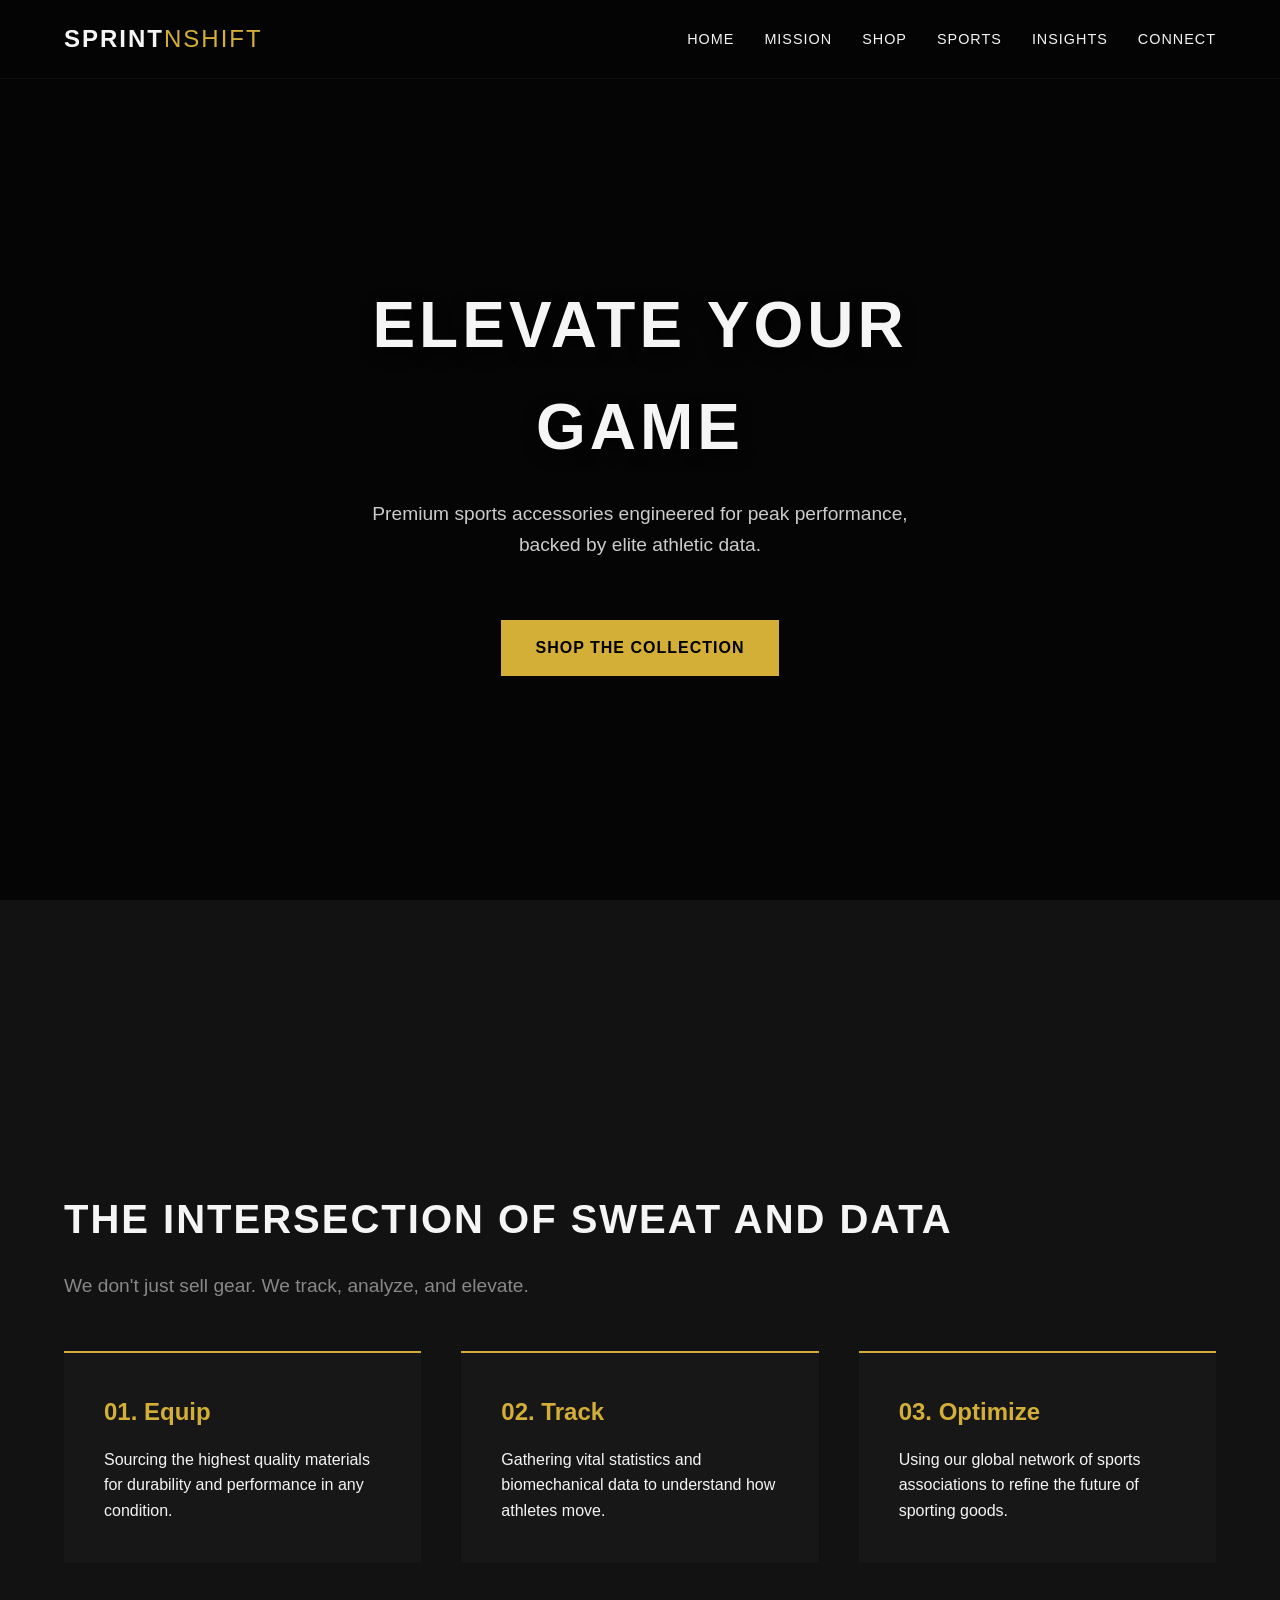
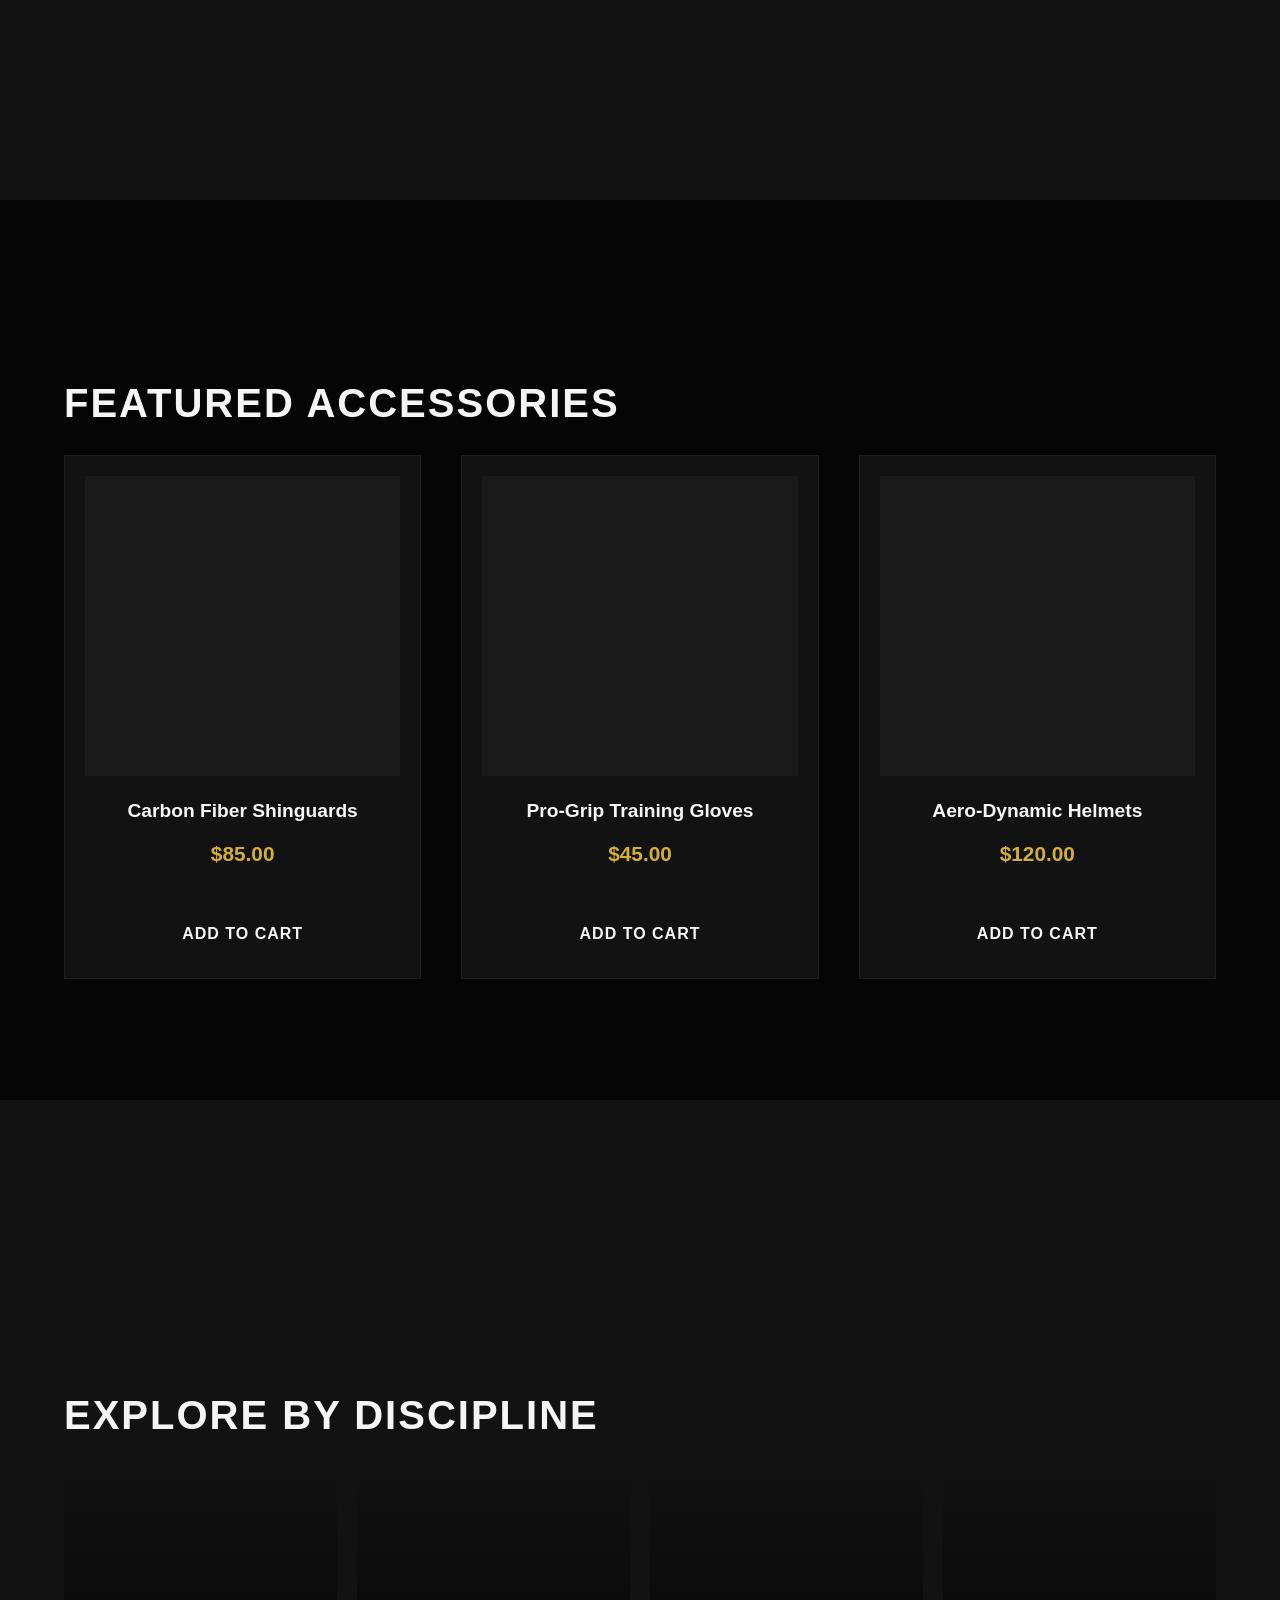
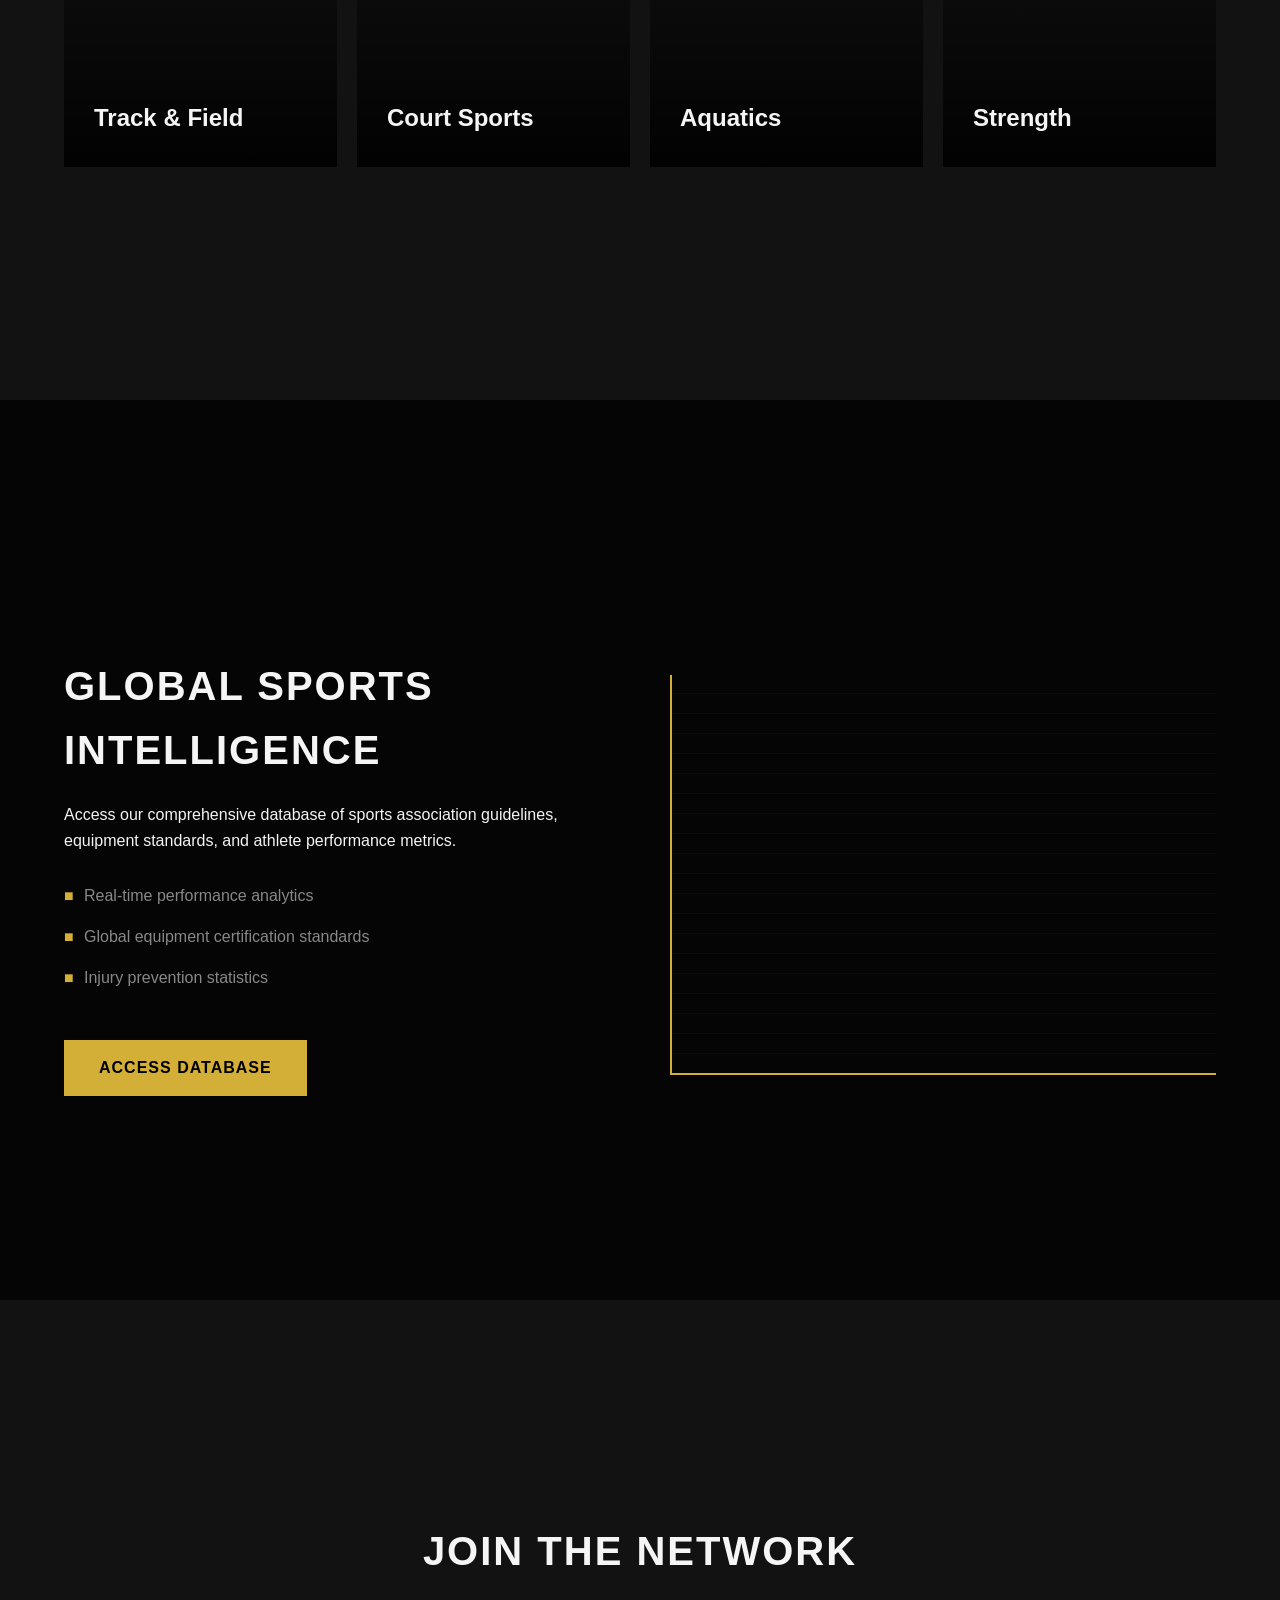
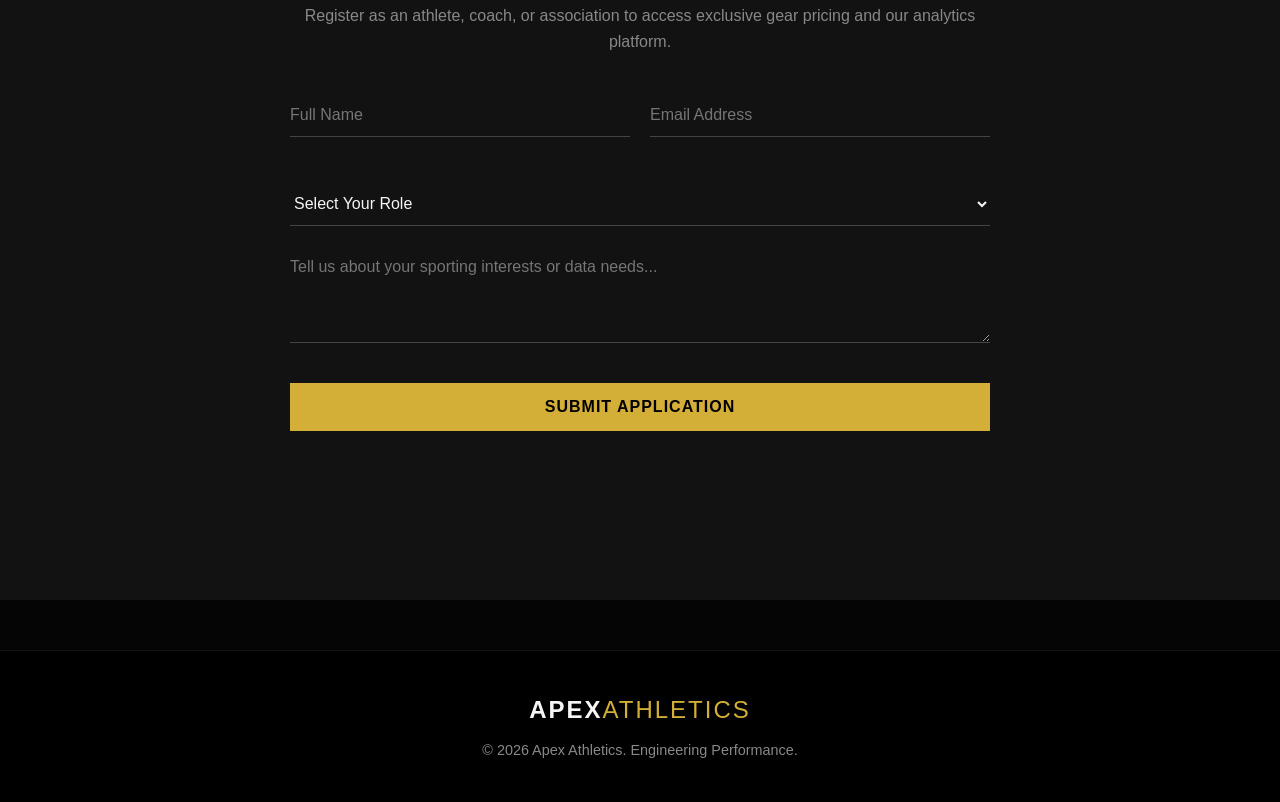
<file: index.html>
<!DOCTYPE html>
<html lang="en">
<head>
    <meta charset="UTF-8">
    <meta name="viewport" content="width=device-width, initial-scale=1.0">
    <title>Sprintnshift</title>
    <link rel="stylesheet" href="style.css">
</head>
<body>

    <nav>
        <div class="logo">SPRINT<span>NSHIFT</span></div>
        <ul class="nav-links">
            <li><a href="./index.html">Home</a></li>
            <li><a href="./mission.html">Mission</a></li>
            <li><a href="./shop.html">Shop</a></li>
            <li><a href="./sports.html">Sports</a></li>
            <li><a href="./insights.html">Insights</a></li>
            <li><a href="./connect.html">Connect</a></li>
        </ul>
    </nav>

    <section id="hero" class="scroll-section">
        <div class="hero-content">
            <h1>ELEVATE YOUR GAME</h1>
            <p>Premium sports accessories engineered for peak performance, backed by elite athletic data.</p>
            <a href="#shop" class="btn btn-primary">Shop The Collection</a>
        </div>
    </section>

    <section id="mission" class="scroll-section">
        <div class="section-container">
            <h2>The Intersection of Sweat and Data</h2>
            <p class="section-subtitle">We don't just sell gear. We track, analyze, and elevate.</p>
            <div class="mission-grid">
                <div class="mission-card">
                    <h3>01. Equip</h3>
                    <p>Sourcing the highest quality materials for durability and performance in any condition.</p>
                </div>
                <div class="mission-card">
                    <h3>02. Track</h3>
                    <p>Gathering vital statistics and biomechanical data to understand how athletes move.</p>
                </div>
                <div class="mission-card">
                    <h3>03. Optimize</h3>
                    <p>Using our global network of sports associations to refine the future of sporting goods.</p>
                </div>
            </div>
        </div>
    </section>

    <section id="shop" class="scroll-section">
        <div class="section-container">
            <h2>Featured Accessories</h2>
            <div class="product-grid">
                <div class="product-card">
                    <div class="product-img placeholder-img-1"></div>
                    <h3>Carbon Fiber Shinguards</h3>
                    <p class="price">$85.00</p>
                    <button class="btn btn-outline">Add to Cart</button>
                </div>
                <div class="product-card">
                    <div class="product-img placeholder-img-2"></div>
                    <h3>Pro-Grip Training Gloves</h3>
                    <p class="price">$45.00</p>
                    <button class="btn btn-outline">Add to Cart</button>
                </div>
                <div class="product-card">
                    <div class="product-img placeholder-img-3"></div>
                    <h3>Aero-Dynamic Helmets</h3>
                    <p class="price">$120.00</p>
                    <button class="btn btn-outline">Add to Cart</button>
                </div>
            </div>
        </div>
    </section>

    <section id="sports" class="scroll-section">
        <div class="section-container">
            <h2>Explore by Discipline</h2>
            <div class="category-grid">
                <div class="category-card cat-track">
                    <h3>Track & Field</h3>
                </div>
                <div class="category-card cat-court">
                    <h3>Court Sports</h3>
                </div>
                <div class="category-card cat-water">
                    <h3>Aquatics</h3>
                </div>
                <div class="category-card cat-strength">
                    <h3>Strength</h3>
                </div>
            </div>
        </div>
    </section>

    <section id="insights" class="scroll-section">
        <div class="section-container dual-layout">
            <div class="insight-text">
                <h2>Global Sports Intelligence</h2>
                <p>Access our comprehensive database of sports association guidelines, equipment standards, and athlete performance metrics.</p>
                <ul>
                    <li>Real-time performance analytics</li>
                    <li>Global equipment certification standards</li>
                    <li>Injury prevention statistics</li>
                </ul>
                <a href="#connect" class="btn btn-primary">Access Database</a>
            </div>
            <div class="insight-visual">
                <div class="data-graph"></div>
            </div>
        </div>
    </section>

    <section id="connect" class="scroll-section">
        <div class="section-container form-container">
            <h2>Join the Network</h2>
            <p>Register as an athlete, coach, or association to access exclusive gear pricing and our analytics platform.</p>
            <form action="#" method="POST" class="data-form">
                <div class="input-group">
                    <input type="text" placeholder="Full Name" required>
                    <input type="email" placeholder="Email Address" required>
                </div>
                <select required>
                    <option value="" disabled selected>Select Your Role</option>
                    <option value="athlete">Professional Athlete</option>
                    <option value="coach">Coach / Trainer</option>
                    <option value="association">Sports Association Rep</option>
                    <option value="fan">Enthusiast</option>
                </select>
                <textarea placeholder="Tell us about your sporting interests or data needs..." rows="4"></textarea>
                <button type="submit" class="btn btn-primary full-width">Submit Application</button>
            </form>
        </div>
    </section>

    <footer>
        <div class="footer-content">
            <div class="logo">APEX<span>ATHLETICS</span></div>
            <p>&copy; 2026 Apex Athletics. Engineering Performance.</p>
        </div>
    </footer>

</body>
</html>
</file>
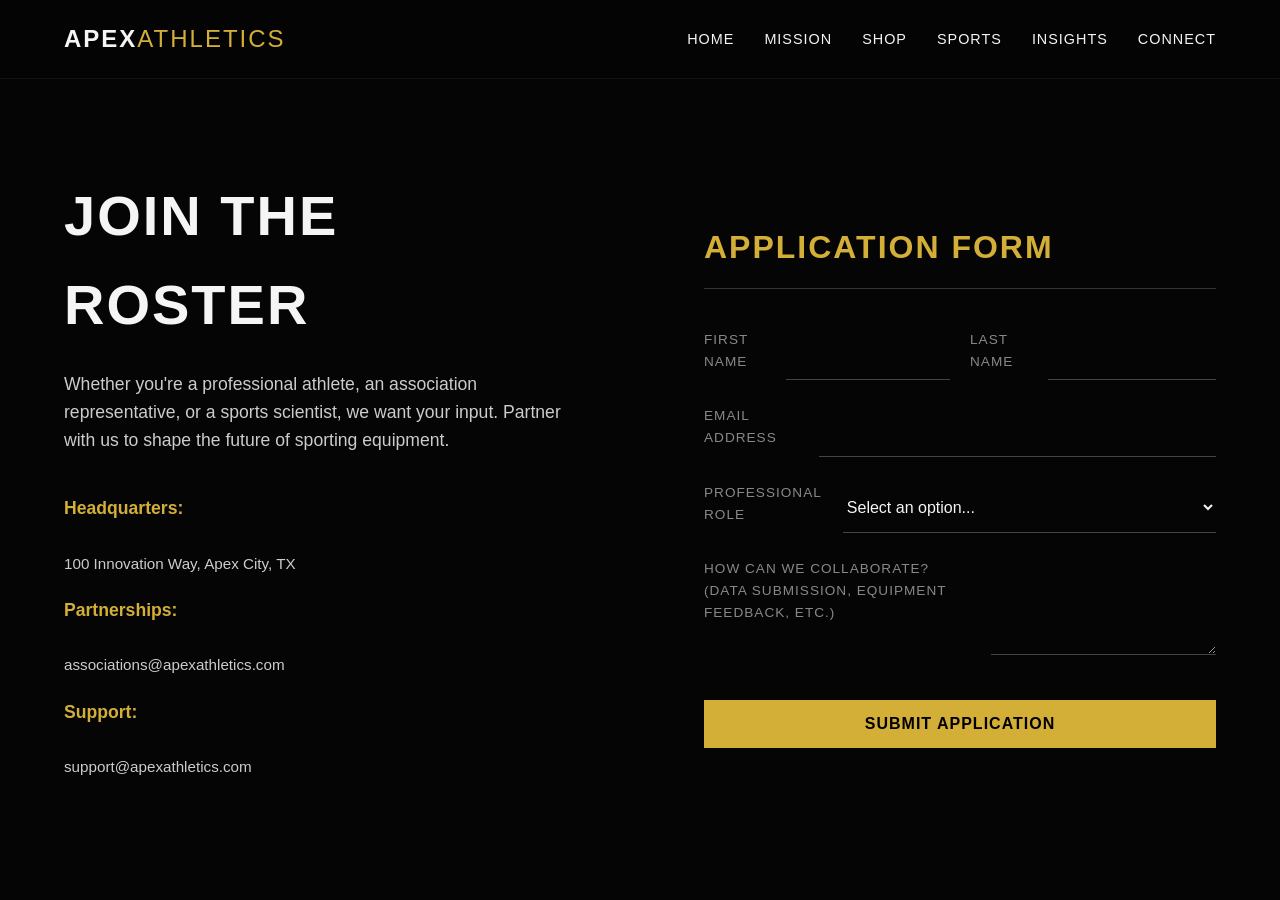
<file: connect.html>
<!DOCTYPE html>
<html lang="en">
<head>
    <meta charset="UTF-8">
    <meta name="viewport" content="width=device-width, initial-scale=1.0">
    <title>Join the Roster | Apex Athletics</title>
    <link rel="stylesheet" href="style.css">
</head>
<body>

    <nav>
        <div class="logo">APEX<span>ATHLETICS</span></div>
        <ul class="nav-links">
            <li><a href="./index.html">Home</a></li>
            <li><a href="./mission.html">Mission</a></li>
            <li><a href="./shop.html">Shop</a></li>
            <li><a href="./sports.html">Sports</a></li>
            <li><a href="./insights.html">Insights</a></li>
            <li><a href="./connect.html">Connect</a></li>
        </ul>
    </nav>

    <div class="connect-wrapper">
        <div class="connect-info">
            <h1>JOIN THE ROSTER</h1>
            <p>Whether you're a professional athlete, an association representative, or a sports scientist, we want your input. Partner with us to shape the future of sporting equipment.</p>
            
            <div class="contact-details">
                <p><strong>Headquarters:</strong><br>100 Innovation Way, Apex City, TX</p>
                <p><strong>Partnerships:</strong><br>associations@apexathletics.com</p>
                <p><strong>Support:</strong><br>support@apexathletics.com</p>
            </div>
        </div>

        <div class="connect-form-container">
            <form action="#" class="roster-form">
                <h2>Application Form</h2>
                
                <div class="input-row">
                    <div class="input-group">
                        <label>First Name</label>
                        <input type="text" required>
                    </div>
                    <div class="input-group">
                        <label>Last Name</label>
                        <input type="text" required>
                    </div>
                </div>

                <div class="input-group">
                    <label>Email Address</label>
                    <input type="email" required>
                </div>

                <div class="input-group">
                    <label>Professional Role</label>
                    <select required>
                        <option value="" disabled selected>Select an option...</option>
                        <option value="athlete">Professional Athlete</option>
                        <option value="association">Association Representative</option>
                        <option value="coach">Coach / Trainer</option>
                        <option value="scientist">Sports Scientist</option>
                    </select>
                </div>

                <div class="input-group">
                    <label>How can we collaborate? (Data submission, equipment feedback, etc.)</label>
                    <textarea rows="4" required></textarea>
                </div>

                <button type="submit" class="btn-submit">Submit Application</button>
            </form>
        </div>
    </div>

</body>
</html>
</file>
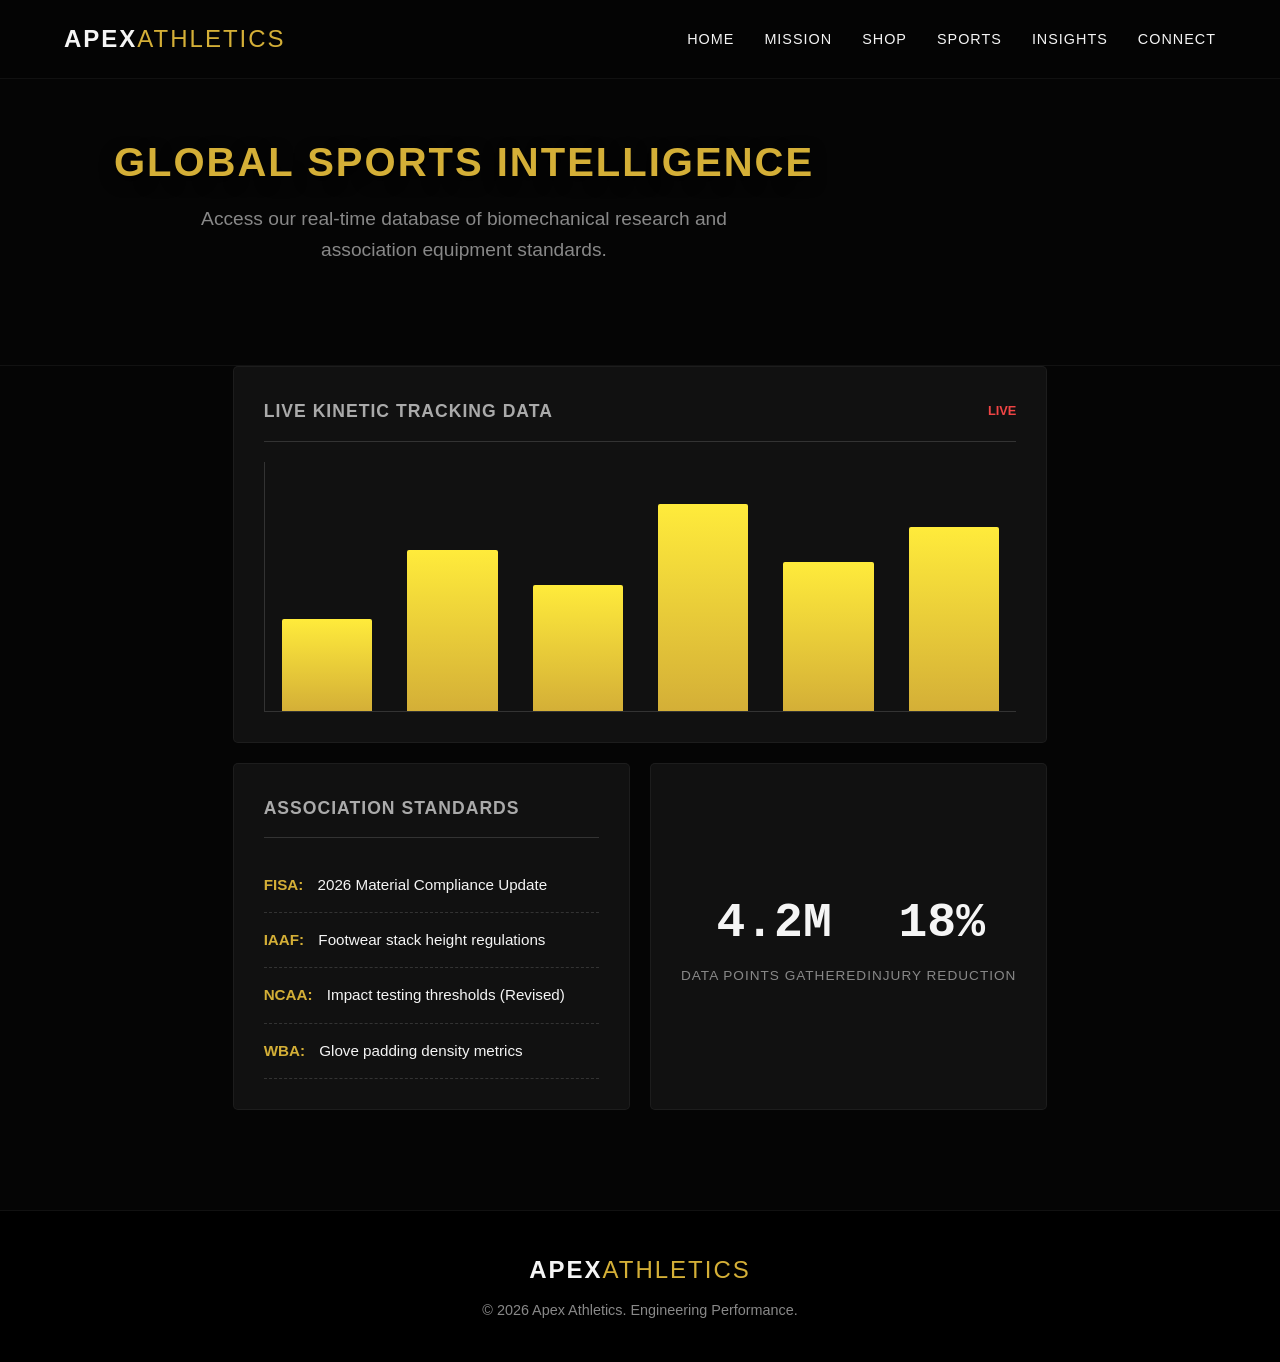
<file: insights.html>
<!DOCTYPE html>
<html lang="en">
<head>
    <meta charset="UTF-8">
    <meta name="viewport" content="width=device-width, initial-scale=1.0">
    <title>Data & Insights | Apex Athletics</title>
    <link rel="stylesheet" href="style.css">
</head>
<body>

    <nav>
        <div class="logo">APEX<span>ATHLETICS</span></div>
        <ul class="nav-links">
             <li><a href="./index.html">Home</a></li>
            <li><a href="./mission.html">Mission</a></li>
            <li><a href="./shop.html">Shop</a></li>
            <li><a href="./sports.html">Sports</a></li>
            <li><a href="./insights.html">Insights</a></li>
            <li><a href="./connect.html">Connect</a></li>
        </ul>
    </nav>

    <header class="page-hero">
        <div class="hero-content">
            <h1>GLOBAL SPORTS INTELLIGENCE</h1>
            <p>Access our real-time database of biomechanical research and association equipment standards.</p>
        </div>
    </header>

    <section class="dashboard-container">
        <!-- Live Data Feed Simulation -->
        <div class="data-module wide">
            <div class="module-header"><h3>Live Kinetic Tracking Data</h3> <span class="status pulse">LIVE</span></div>
            <div class="chart-placeholder">
                <div class="bar" style="height: 40%;"></div>
                <div class="bar" style="height: 70%;"></div>
                <div class="bar" style="height: 55%;"></div>
                <div class="bar" style="height: 90%;"></div>
                <div class="bar" style="height: 65%;"></div>
                <div class="bar" style="height: 80%;"></div>
            </div>
        </div>

        <!-- Guidelines -->
        <div class="data-module">
            <div class="module-header"><h3>Association Standards</h3></div>
            <ul class="guideline-list">
                <li><strong>FISA:</strong> 2026 Material Compliance Update</li>
                <li><strong>IAAF:</strong> Footwear stack height regulations</li>
                <li><strong>NCAA:</strong> Impact testing thresholds (Revised)</li>
                <li><strong>WBA:</strong> Glove padding density metrics</li>
            </ul>
        </div>

        <!-- Metrics -->
        <div class="data-module metrics-grid">
            <div class="metric">
                <span class="metric-value">4.2M</span>
                <span class="metric-label">Data Points Gathered</span>
            </div>
            <div class="metric">
                <span class="metric-value">18%</span>
                <span class="metric-label">Injury Reduction</span>
            </div>
        </div>
    </section>

    <footer>
        <div class="footer-content">
            <div class="logo">APEX<span>ATHLETICS</span></div>
            <p>&copy; 2026 Apex Athletics. Engineering Performance.</p>
        </div>
    </footer>
</body>
</html>
</file>
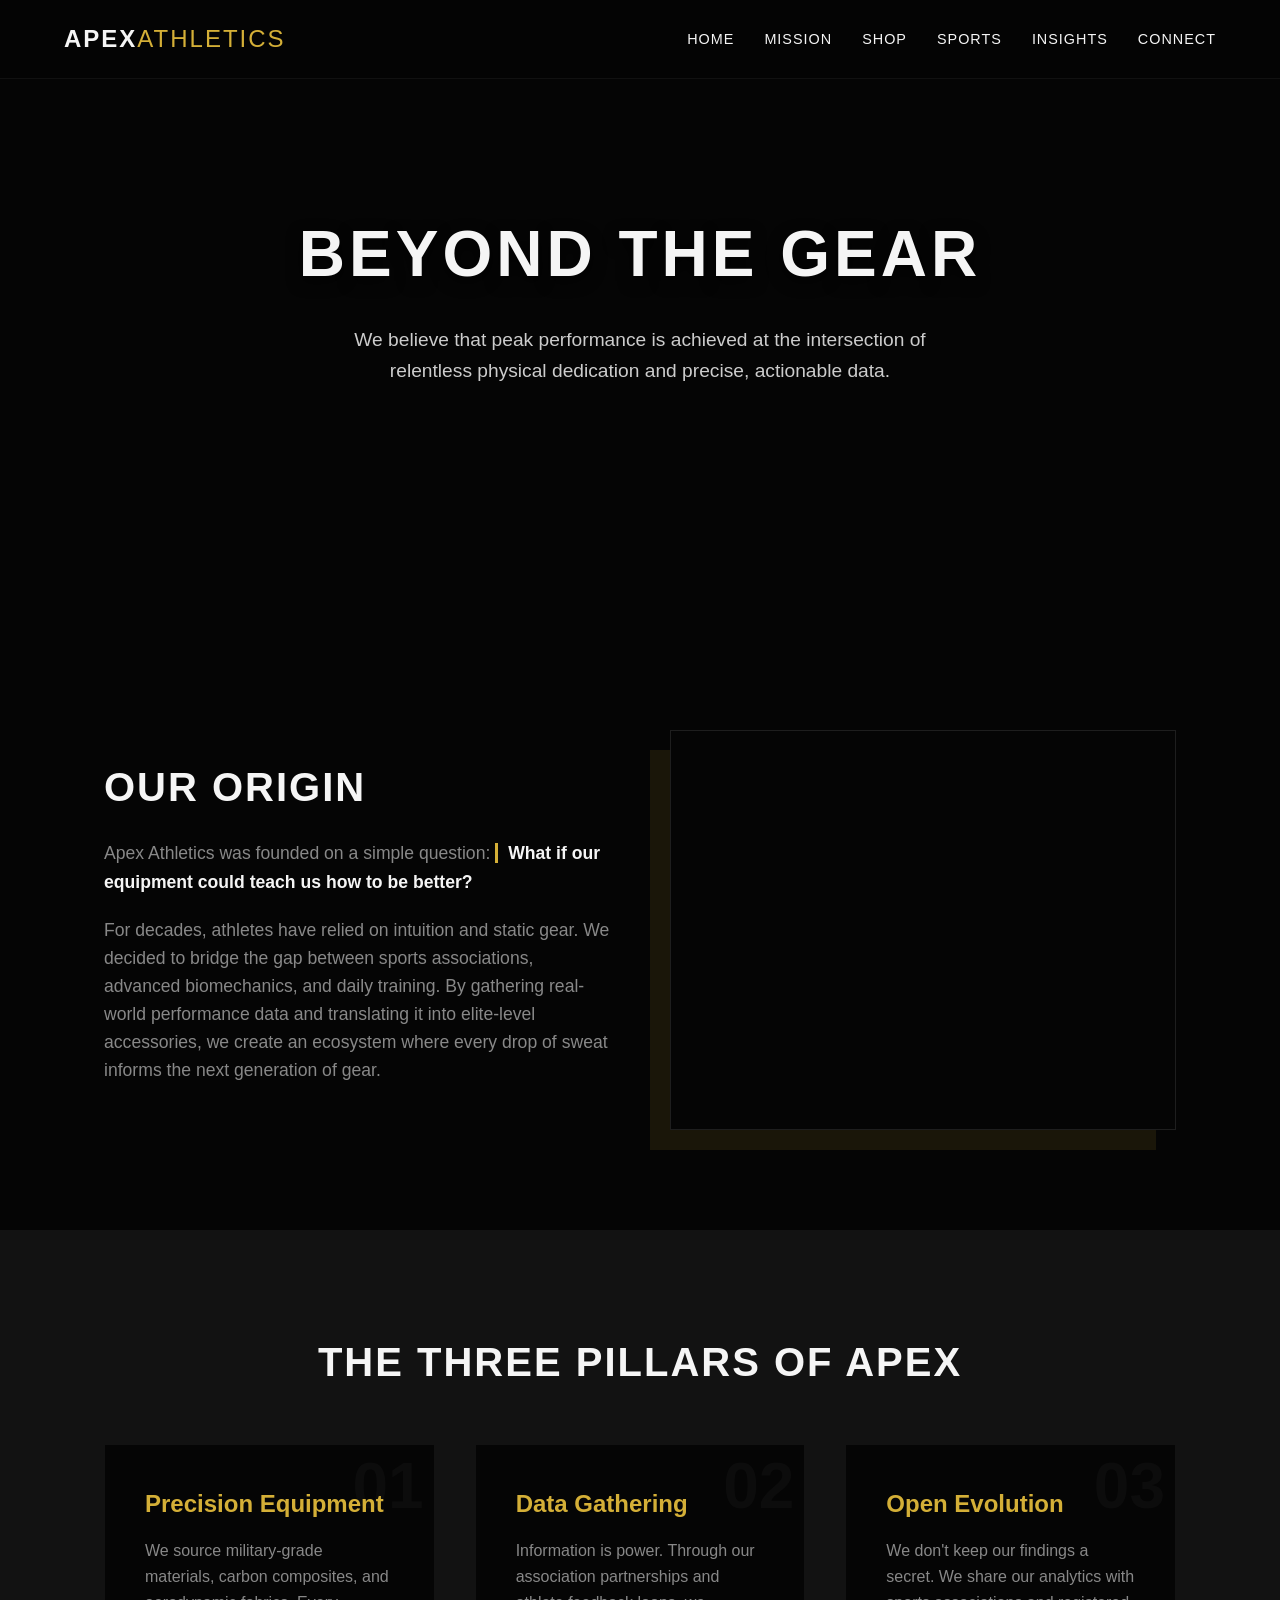
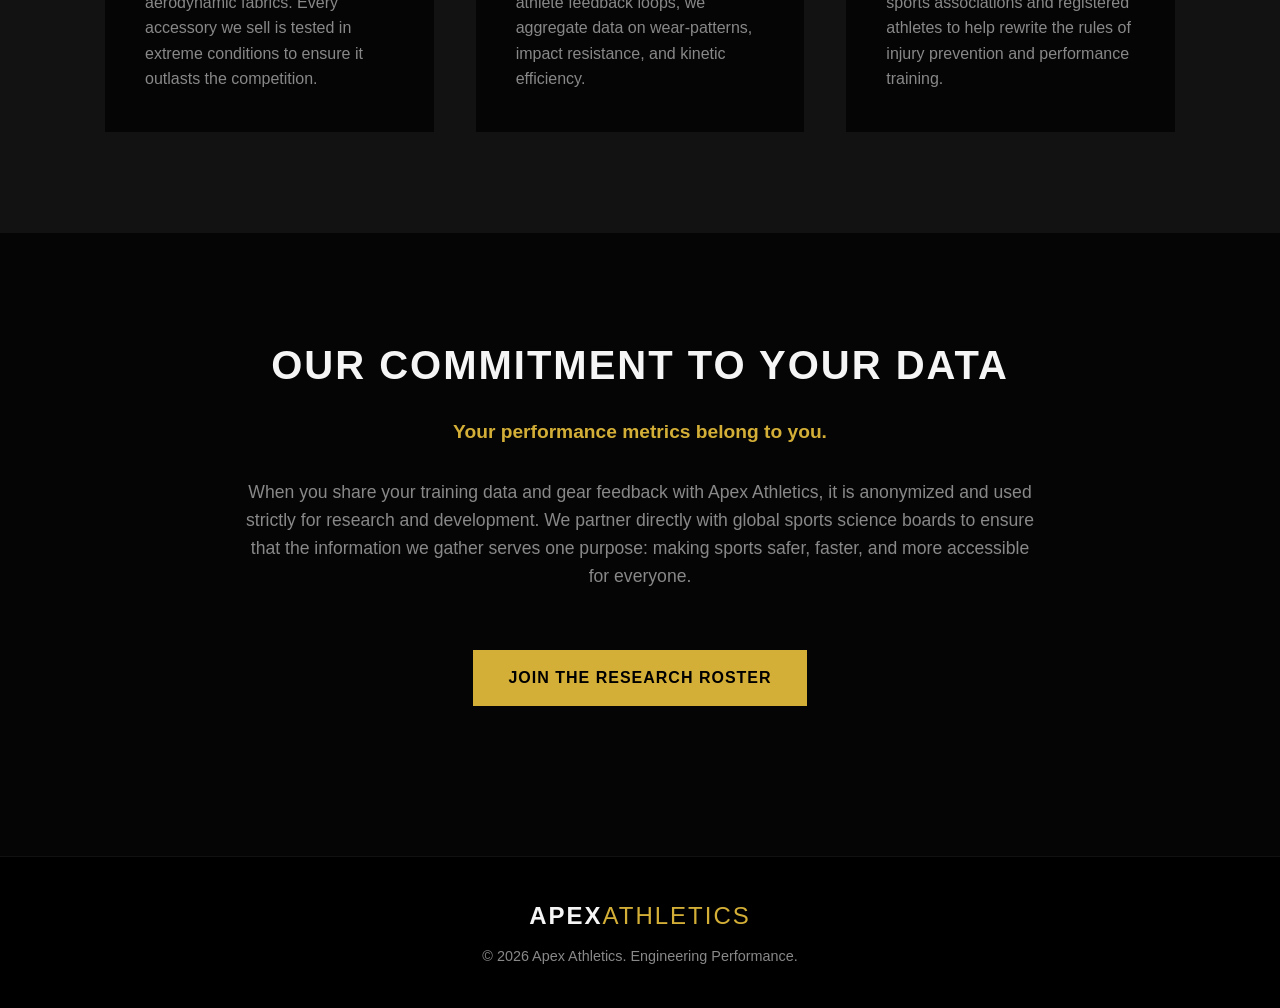
<file: mission.html>
<!DOCTYPE html>
<html lang="en">
<head>
    <meta charset="UTF-8">
    <meta name="viewport" content="width=device-width, initial-scale=1.0">
    <title>Our Mission | Apex Athletics</title>
    <link rel="stylesheet" href="style.css">
</head>
<body>

    <!-- Navigation -->
    <nav>
        <div class="logo">APEX<span>ATHLETICS</span></div>
        <ul class="nav-links">
             <li><a href="./index.html">Home</a></li>
            <li><a href="./mission.html">Mission</a></li>
            <li><a href="./shop.html">Shop</a></li>
            <li><a href="./sports.html">Sports</a></li>
            <li><a href="./insights.html">Insights</a></li>
            <li><a href="./connect.html">Connect</a></li>
        </ul>
    </nav>

    <!-- Mission Hero Section -->
    <header class="mission-hero">
        <div class="hero-overlay"></div>
        <div class="hero-content">
            <h1>BEYOND THE GEAR</h1>
            <p>We believe that peak performance is achieved at the intersection of relentless physical dedication and precise, actionable data.</p>
        </div>
    </header>

    <!-- The Origin Story -->
    <section class="our-story">
        <div class="container dual-col">
            <div class="story-text">
                <h2>Our Origin</h2>
                <p>Apex Athletics was founded on a simple question: <em>What if our equipment could teach us how to be better?</em></p>
                <p>For decades, athletes have relied on intuition and static gear. We decided to bridge the gap between sports associations, advanced biomechanics, and daily training. By gathering real-world performance data and translating it into elite-level accessories, we create an ecosystem where every drop of sweat informs the next generation of gear.</p>
            </div>
            <div class="story-image"></div>
        </div>
    </section>

    <!-- Core Pillars -->
    <section class="pillars">
        <div class="container">
            <h2 class="center-text">The Three Pillars of Apex</h2>
            <div class="pillar-grid">
                <div class="pillar-card">
                    <div class="icon">01</div>
                    <h3>Precision Equipment</h3>
                    <p>We source military-grade materials, carbon composites, and aerodynamic fabrics. Every accessory we sell is tested in extreme conditions to ensure it outlasts the competition.</p>
                </div>
                <div class="pillar-card">
                    <div class="icon">02</div>
                    <h3>Data Gathering</h3>
                    <p>Information is power. Through our association partnerships and athlete feedback loops, we aggregate data on wear-patterns, impact resistance, and kinetic efficiency.</p>
                </div>
                <div class="pillar-card">
                    <div class="icon">03</div>
                    <h3>Open Evolution</h3>
                    <p>We don't keep our findings a secret. We share our analytics with sports associations and registered athletes to help rewrite the rules of injury prevention and performance training.</p>
                </div>
            </div>
        </div>
    </section>

    <!-- Data Commitment -->
    <section class="data-ethics">
        <div class="container text-center">
            <h2>Our Commitment to Your Data</h2>
            <p class="subtitle">Your performance metrics belong to you.</p>
            <p class="ethics-text">
                When you share your training data and gear feedback with Apex Athletics, it is anonymized and used strictly for research and development. We partner directly with global sports science boards to ensure that the information we gather serves one purpose: making sports safer, faster, and more accessible for everyone.
            </p>
            <a href="index.html#connect" class="btn btn-primary">Join The Research Roster</a>
        </div>
    </section>

    <!-- Footer -->
    <footer>
        <div class="footer-content">
            <div class="logo">APEX<span>ATHLETICS</span></div>
            <p>&copy; 2026 Apex Athletics. Engineering Performance.</p>
        </div>
    </footer>

</body>
</html>
</file>
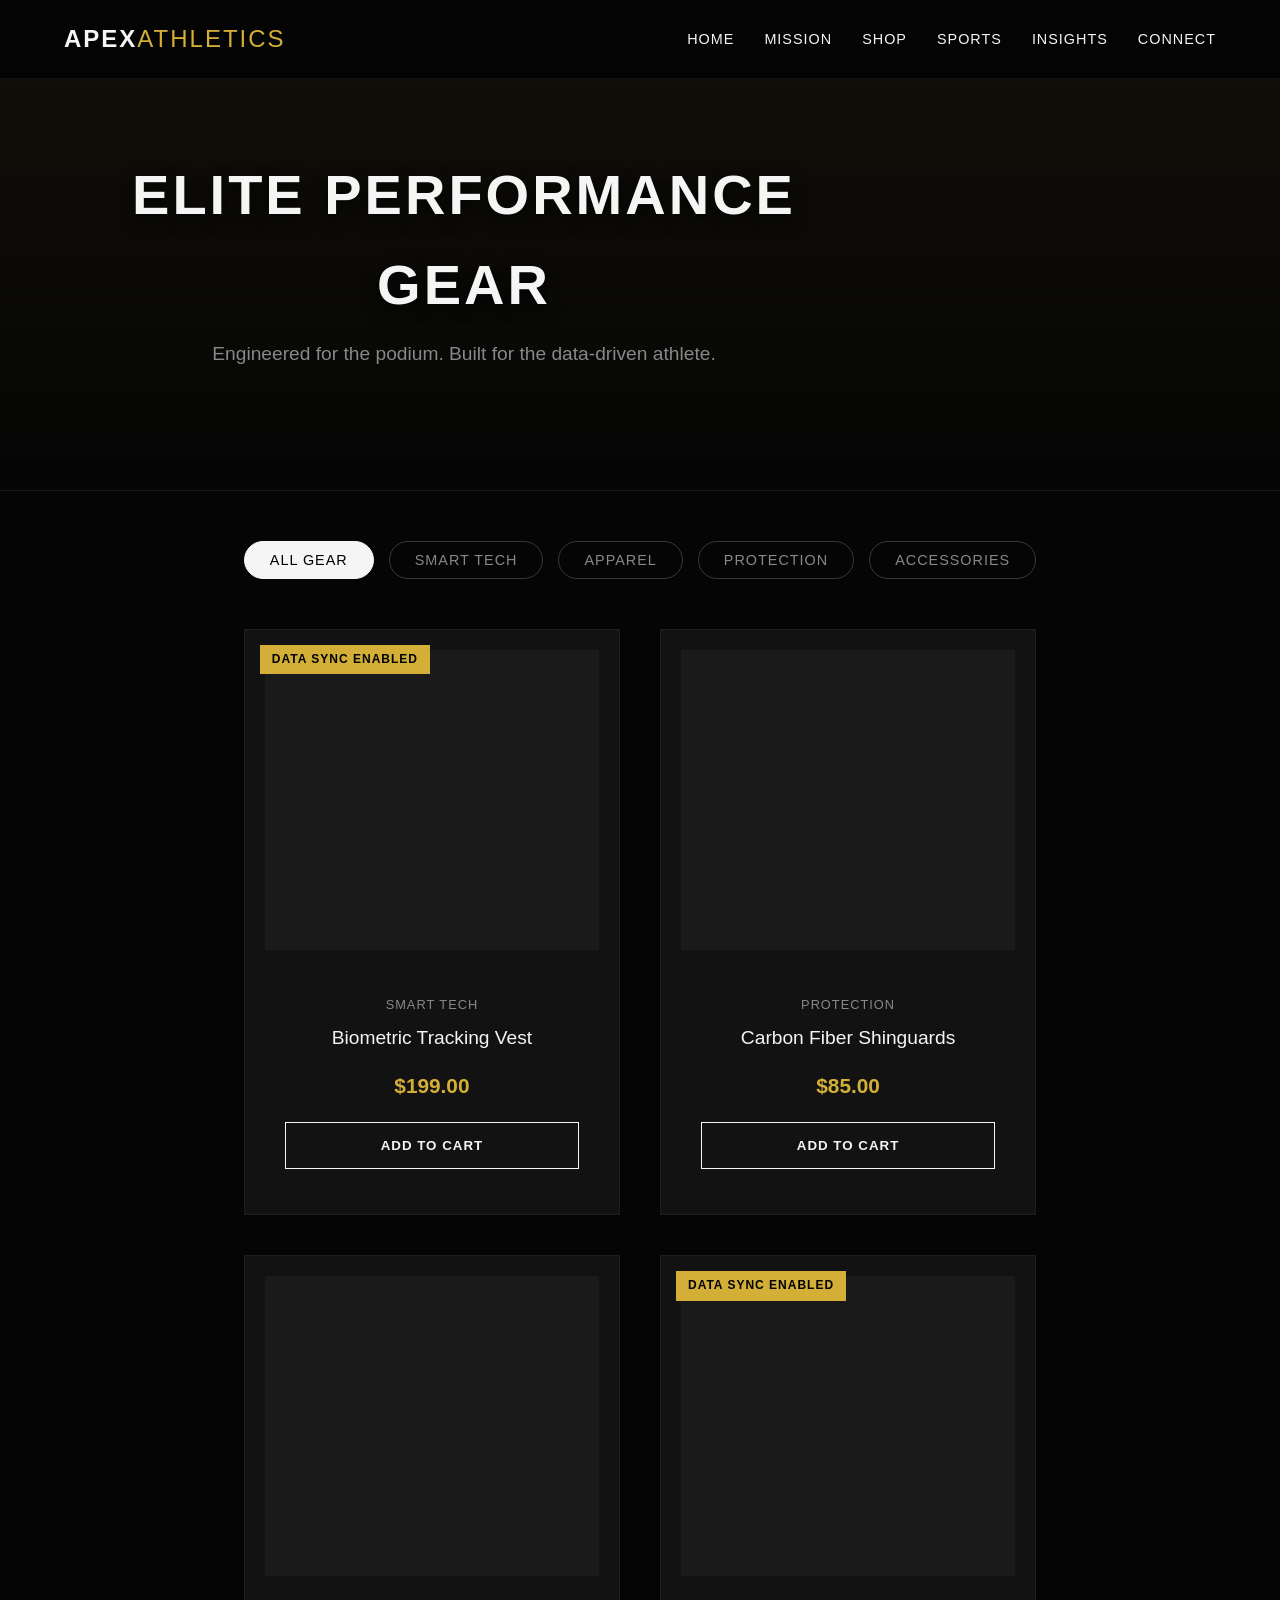
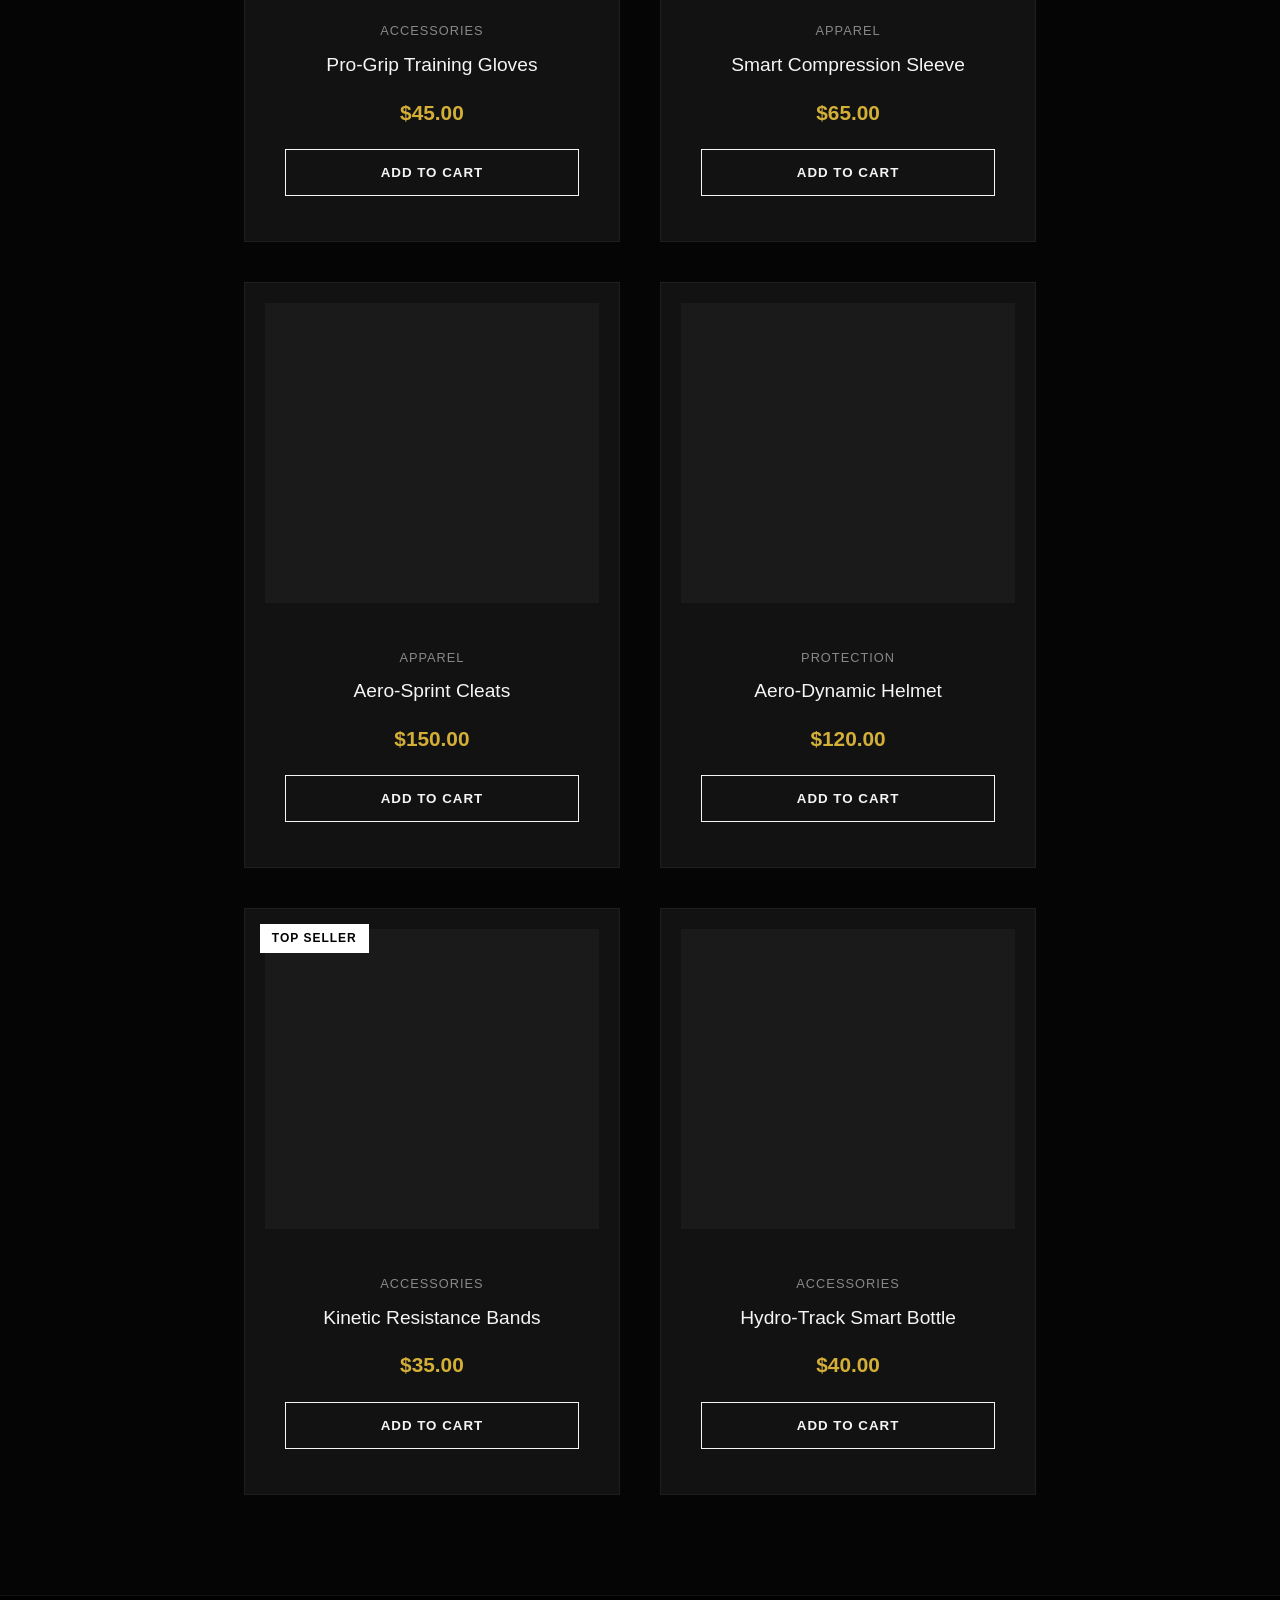
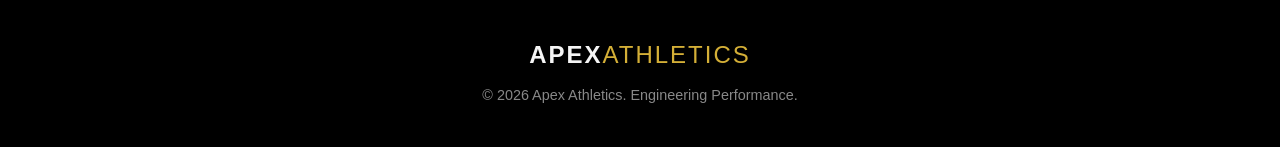
<file: shop.html>
<!DOCTYPE html>
<html lang="en">
<head>
    <meta charset="UTF-8">
    <meta name="viewport" content="width=device-width, initial-scale=1.0">
    <title>Pro Shop | Apex Athletics</title>
    <link rel="stylesheet" href="style.css">
</head>
<body>

    <!-- Navigation -->
    <nav>
        <div class="logo">APEX<span>ATHLETICS</span></div>
        <ul class="nav-links">
         <li><a href="./index.html">Home</a></li>
            <li><a href="./mission.html">Mission</a></li>
            <li><a href="./shop.html">Shop</a></li>
            <li><a href="./sports.html">Sports</a></li>
            <li><a href="./insights.html">Insights</a></li>
            <li><a href="./connect.html">Connect</a></li>
        </ul>
    </nav>

    <!-- Shop Header -->
    <header class="shop-hero">
        <div class="hero-content">
            <h1>ELITE PERFORMANCE GEAR</h1>
            <p>Engineered for the podium. Built for the data-driven athlete.</p>
        </div>
    </header>

    <!-- Main Shop Section -->
    <section class="shop-container">
        
        <!-- Category Filters -->
        <div class="shop-filters">
            <button class="filter-btn active">All Gear</button>
            <button class="filter-btn">Smart Tech</button>
            <button class="filter-btn">Apparel</button>
            <button class="filter-btn">Protection</button>
            <button class="filter-btn">Accessories</button>
        </div>

        <!-- Product Grid -->
        <div class="product-grid">
            
            <!-- Product 1 -->
            <div class="product-card">
                <div class="product-badge smart-badge">Data Sync Enabled</div>
                <div class="product-img" style="background-image: url('https://images.unsplash.com/photo-1557766131-d64c244c45b7?ixlib=rb-4.0.3&auto=format&fit=crop&w=800&q=80');"></div>
                <div class="product-info">
                    <span class="category">Smart Tech</span>
                    <h3>Biometric Tracking Vest</h3>
                    <p class="price">$199.00</p>
                    <button class="btn-cart">Add to Cart</button>
                </div>
            </div>

            <!-- Product 2 -->
            <div class="product-card">
                <div class="product-img" style="background-image: url('https://images.unsplash.com/photo-1589182373814-fd81b8543467?ixlib=rb-4.0.3&auto=format&fit=crop&w=800&q=80');"></div>
                <div class="product-info">
                    <span class="category">Protection</span>
                    <h3>Carbon Fiber Shinguards</h3>
                    <p class="price">$85.00</p>
                    <button class="btn-cart">Add to Cart</button>
                </div>
            </div>

            <!-- Product 3 -->
            <div class="product-card">
                <div class="product-img" style="background-image: url('https://images.unsplash.com/photo-1544367567-0f2fcb009e0b?ixlib=rb-4.0.3&auto=format&fit=crop&w=800&q=80');"></div>
                <div class="product-info">
                    <span class="category">Accessories</span>
                    <h3>Pro-Grip Training Gloves</h3>
                    <p class="price">$45.00</p>
                    <button class="btn-cart">Add to Cart</button>
                </div>
            </div>

            <!-- Product 4 -->
            <div class="product-card">
                <div class="product-badge smart-badge">Data Sync Enabled</div>
                <div class="product-img" style="background-image: url('https://images.unsplash.com/photo-1515523110800-9415d13b84a8?ixlib=rb-4.0.3&auto=format&fit=crop&w=800&q=80');"></div>
                <div class="product-info">
                    <span class="category">Apparel</span>
                    <h3>Smart Compression Sleeve</h3>
                    <p class="price">$65.00</p>
                    <button class="btn-cart">Add to Cart</button>
                </div>
            </div>

            <!-- Product 5 -->
            <div class="product-card">
                <div class="product-img" style="background-image: url('https://images.unsplash.com/photo-1608248543803-ba4f8c70ae0b?ixlib=rb-4.0.3&auto=format&fit=crop&w=800&q=80');"></div>
                <div class="product-info">
                    <span class="category">Apparel</span>
                    <h3>Aero-Sprint Cleats</h3>
                    <p class="price">$150.00</p>
                    <button class="btn-cart">Add to Cart</button>
                </div>
            </div>

            <!-- Product 6 -->
            <div class="product-card">
                <div class="product-img" style="background-image: url('https://images.unsplash.com/photo-1576014131795-d440191a8e8b?ixlib=rb-4.0.3&auto=format&fit=crop&w=800&q=80');"></div>
                <div class="product-info">
                    <span class="category">Protection</span>
                    <h3>Aero-Dynamic Helmet</h3>
                    <p class="price">$120.00</p>
                    <button class="btn-cart">Add to Cart</button>
                </div>
            </div>

            <!-- Product 7 -->
            <div class="product-card">
                <div class="product-badge top-seller">Top Seller</div>
                <div class="product-img" style="background-image: url('https://images.unsplash.com/photo-1584735935682-2f2b69d4fa8e?ixlib=rb-4.0.3&auto=format&fit=crop&w=800&q=80');"></div>
                <div class="product-info">
                    <span class="category">Accessories</span>
                    <h3>Kinetic Resistance Bands</h3>
                    <p class="price">$35.00</p>
                    <button class="btn-cart">Add to Cart</button>
                </div>
            </div>

            <!-- Product 8 -->
            <div class="product-card">
                <div class="product-img" style="background-image: url('https://images.unsplash.com/photo-1622618991746-fe6004db3a47?ixlib=rb-4.0.3&auto=format&fit=crop&w=800&q=80');"></div>
                <div class="product-info">
                    <span class="category">Accessories</span>
                    <h3>Hydro-Track Smart Bottle</h3>
                    <p class="price">$40.00</p>
                    <button class="btn-cart">Add to Cart</button>
                </div>
            </div>

        </div>
    </section>

    <!-- Footer -->
    <footer>
        <div class="footer-content">
            <div class="logo">APEX<span>ATHLETICS</span></div>
            <p>&copy; 2026 Apex Athletics. Engineering Performance.</p>
        </div>
    </footer>

</body>
</html>
</file>
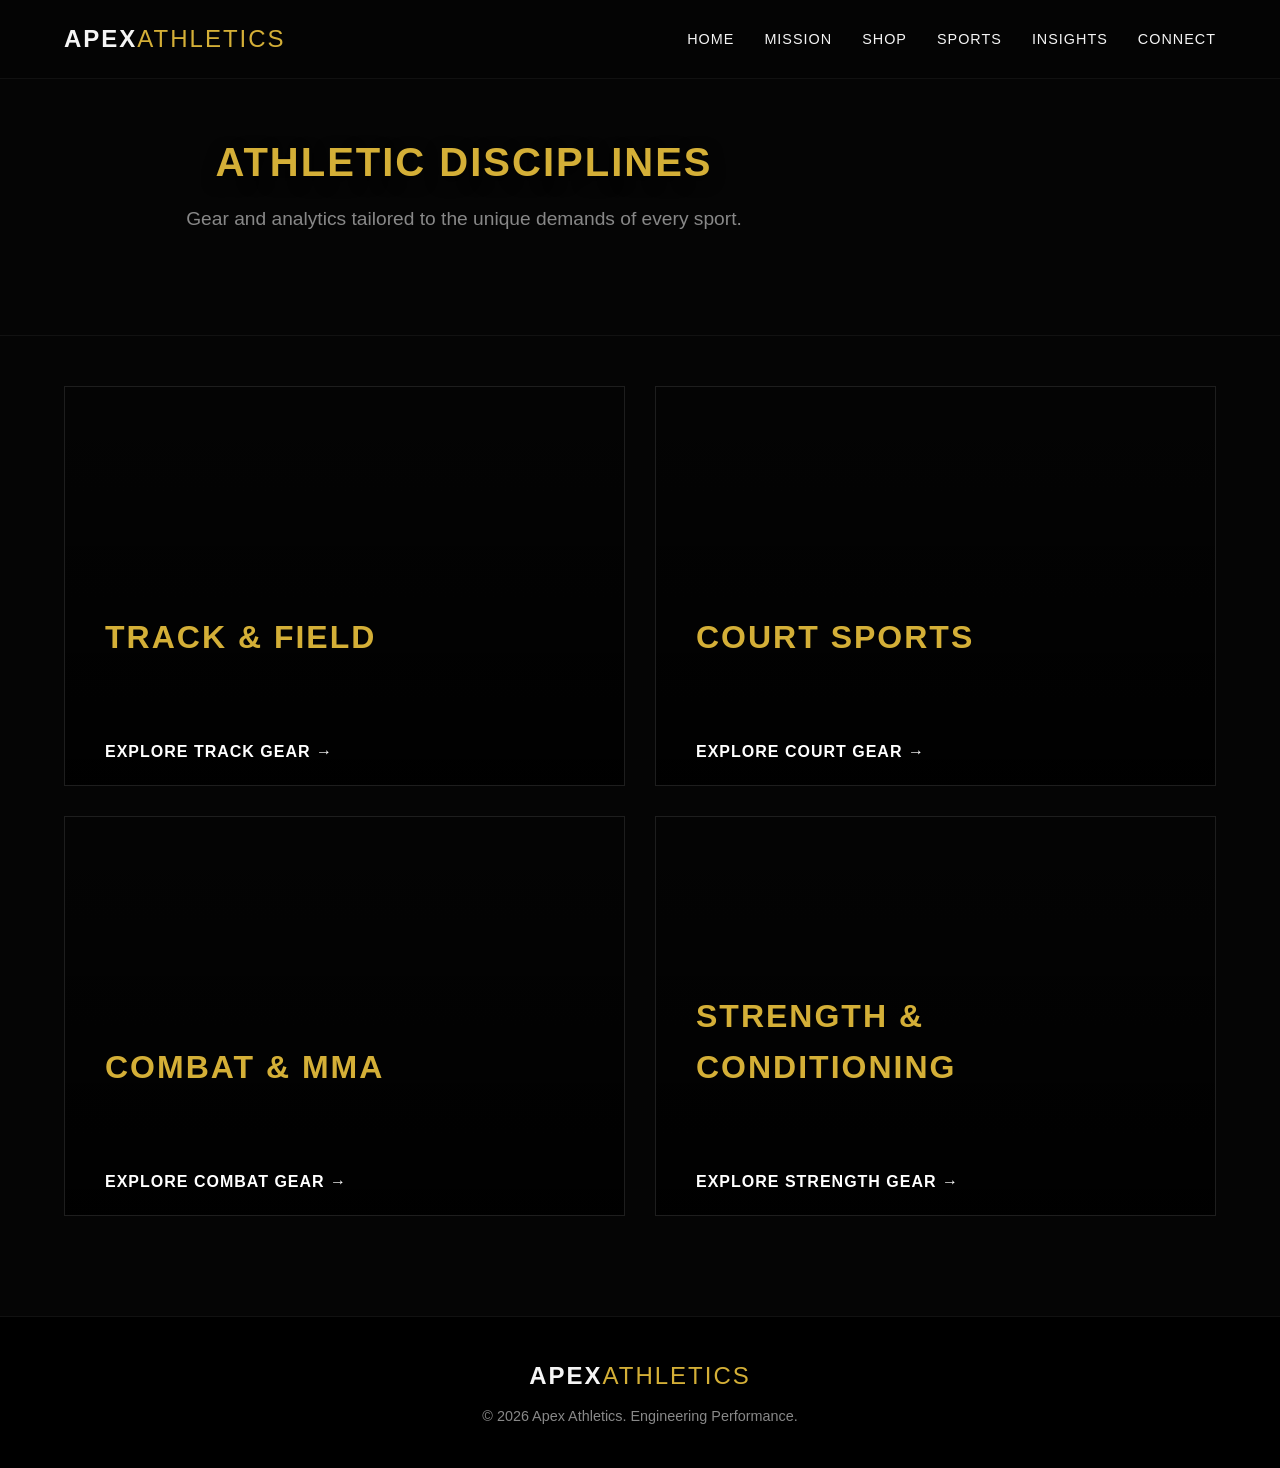
<file: sports.html>
<!DOCTYPE html>
<html lang="en">
<head>
    <meta charset="UTF-8">
    <meta name="viewport" content="width=device-width, initial-scale=1.0">
    <title>Disciplines | Apex Athletics</title>
    <link rel="stylesheet" href="style.css">
</head>
<body>

    <!-- Navigation -->
    <nav>
        <div class="logo">APEX<span>ATHLETICS</span></div>
        <ul class="nav-links">
            <li><a href="./index.html">Home</a></li>
            <li><a href="./mission.html">Mission</a></li>
            <li><a href="./shop.html">Shop</a></li>
            <li><a href="./sports.html">Sports</a></li>
            <li><a href="./insights.html">Insights</a></li>
            <li><a href="./connect.html">Connect</a></li>
        </ul>
    </nav>

    <!-- Header -->
    <header class="page-hero">
        <div class="hero-content">
            <h1>ATHLETIC DISCIPLINES</h1>
            <p>Gear and analytics tailored to the unique demands of every sport.</p>
        </div>
    </header>

    <!-- Disciplines Grid -->
    <section class="disciplines-container">
        <div class="discipline-card track">
            <div class="card-content">
                <h2>Track & Field</h2>
                <p>Aerodynamic apparel and micro-weight footwear designed to shave milliseconds off your personal best.</p>
                <button class="btn-link">Explore Track Gear &#8594;</button>
            </div>
        </div>

        <div class="discipline-card court">
            <div class="card-content">
                <h2>Court Sports</h2>
                <p>High-traction, impact-absorbing equipment for basketball, tennis, and volleyball athletes.</p>
                <button class="btn-link">Explore Court Gear &#8594;</button>
            </div>
        </div>

        <div class="discipline-card combat">
            <div class="card-content">
                <h2>Combat & MMA</h2>
                <p>Maximum protection and kinetic tracking for high-impact striking and grappling disciplines.</p>
                <button class="btn-link">Explore Combat Gear &#8594;</button>
            </div>
        </div>

        <div class="discipline-card strength">
            <div class="card-content">
                <h2>Strength & Conditioning</h2>
                <p>Heavy-duty support gear and biometric belts for powerlifters and functional fitness.</p>
                <button class="btn-link">Explore Strength Gear &#8594;</button>
            </div>
        </div>
    </section>

    <footer>
        <div class="footer-content">
            <div class="logo">APEX<span>ATHLETICS</span></div>
            <p>&copy; 2026 Apex Athletics. Engineering Performance.</p>
        </div>
    </footer>

</body>
</html>
</file>
<file: style.css>
/* --- Global Reset & Variables --- */
* {
    margin: 0;
    padding: 0;
    box-sizing: border-box;
    font-family: 'Helvetica Neue', Arial, sans-serif;
}

html {
    scroll-behavior: smooth; /* Enables smooth scrolling between sections */
}

:root {
    --bg-color: #050505;
    --surface-color: #121212;
    --text-main: #f5f5f5;
    --text-muted: #888888;
    --accent: #d4af37; /* A subtle, premium gold to contrast the dark theme */
    --accent-hover: #f1cf5b;
}

body {
    background-color: var(--bg-color);
    color: var(--text-main);
    line-height: 1.6;
}

/* --- Navigation --- */
nav {
    position: fixed;
    top: 0;
    width: 100%;
    background: rgba(5, 5, 5, 0.9);
    backdrop-filter: blur(10px);
    display: flex;
    justify-content: space-between;
    align-items: center;
    padding: 20px 5%;
    z-index: 1000;
    border-bottom: 1px solid rgba(255, 255, 255, 0.05);
}

.logo {
    font-size: 1.5rem;
    font-weight: bold;
    letter-spacing: 2px;
}

.logo span {
    color: var(--accent);
    font-weight: 300;
}

.nav-links {
    list-style: none;
    display: flex;
    gap: 30px;
}

.nav-links a {
    color: var(--text-main);
    text-decoration: none;
    font-size: 0.9rem;
    text-transform: uppercase;
    letter-spacing: 1px;
    transition: color 0.3s ease;
}

.nav-links a:hover {
    color: var(--accent);
}

/* --- Layout Utilities --- */
.scroll-section {
    min-height: 100vh;
    padding: 100px 5% 50px 5%;
    display: flex;
    align-items: center;
    justify-content: center;
}

.section-container {
    max-width: 1200px;
    width: 100%;
    margin: 0 auto;
}

h2 {
    font-size: 3rem;
    margin-bottom: 10px;
    text-transform: uppercase;
    letter-spacing: 2px;
}

.section-subtitle {
    color: var(--text-muted);
    font-size: 1.2rem;
    margin-bottom: 50px;
}

/* Buttons */
.btn {
    display: inline-block;
    padding: 15px 35px;
    font-size: 1rem;
    text-transform: uppercase;
    letter-spacing: 1px;
    font-weight: bold;
    text-decoration: none;
    cursor: pointer;
    transition: all 0.3s ease;
    border: none;
}

.btn-primary {
    background-color: var(--accent);
    color: #000;
}

.btn-primary:hover {
    background-color: var(--accent-hover);
    box-shadow: 0 0 15px rgba(212, 175, 55, 0.4);
}

.btn-outline {
    background-color: transparent;
    color: var(--text-main);
    border: 1px solid var(--text-main);
}

.btn-outline:hover {
    background-color: var(--text-main);
    color: #000;
}

.full-width {
    width: 100%;
}

/* --- 1. Hero Section --- */
#hero {
    /* Cinematic twilight/moody lighting effect using gradients */
    background: linear-gradient(to bottom, rgba(5,5,5,0.3), var(--bg-color)), 
                url('https://images.unsplash.com/photo-1517649763962-0c623066013b?ixlib=rb-4.0.3&auto=format&fit=crop&w=1920&q=80') center/cover;
    text-align: center;
}

.hero-content h1 {
    font-size: 5rem;
    font-weight: 900;
    letter-spacing: 5px;
    margin-bottom: 20px;
    text-shadow: 0 5px 15px rgba(0,0,0,0.8);
}

.hero-content p {
    font-size: 1.2rem;
    max-width: 600px;
    margin: 0 auto 40px auto;
    color: #cccccc;
}

/* --- 2. Mission Section --- */
#mission { background-color: var(--surface-color); }

.mission-grid {
    display: grid;
    grid-template-columns: repeat(auto-fit, minmax(300px, 1fr));
    gap: 40px;
}

.mission-card {
    padding: 40px;
    background: rgba(255,255,255,0.02);
    border-top: 2px solid var(--accent);
    transition: transform 0.3s ease;
}

.mission-card:hover { transform: translateY(-10px); }
.mission-card h3 { font-size: 1.5rem; margin-bottom: 15px; color: var(--accent); }

/* --- 3. Shop Section --- */
.product-grid {
    display: grid;
    grid-template-columns: repeat(auto-fit, minmax(300px, 1fr));
    gap: 30px;
}

.product-card {
    background: var(--surface-color);
    padding: 20px;
    text-align: center;
    border: 1px solid rgba(255,255,255,0.05);
}

.product-img {
    height: 250px;
    background-color: #222;
    margin-bottom: 20px;
    background-size: cover;
    background-position: center;
}

/* Placeholder images for products */
.placeholder-img-1 { background-image: url('https://images.unsplash.com/photo-1589182373814-fd81b8543467?ixlib=rb-4.0.3&auto=format&fit=crop&w=800&q=80'); }
.placeholder-img-2 { background-image: url('https://images.unsplash.com/photo-1544367567-0f2fcb009e0b?ixlib=rb-4.0.3&auto=format&fit=crop&w=800&q=80'); }
.placeholder-img-3 { background-image: url('https://images.unsplash.com/photo-1557766131-d64c244c45b7?ixlib=rb-4.0.3&auto=format&fit=crop&w=800&q=80'); }

.product-card h3 { font-size: 1.2rem; margin-bottom: 10px; }
.product-card .price { color: var(--accent); font-size: 1.3rem; margin-bottom: 20px; }

/* --- 4. Categories Section --- */
#sports { background-color: var(--surface-color); }

.category-grid {
    display: grid;
    grid-template-columns: repeat(auto-fit, minmax(250px, 1fr));
    gap: 20px;
}

.category-card {
    height: 300px;
    display: flex;
    align-items: flex-end;
    padding: 30px;
    background-size: cover;
    background-position: center;
    position: relative;
    cursor: pointer;
}

.category-card::before {
    content: '';
    position: absolute;
    top:0; left:0; width:100%; height:100%;
    background: linear-gradient(to top, rgba(0,0,0,0.9), transparent);
}

.category-card h3 { position: relative; z-index: 1; font-size: 1.5rem; }

.cat-track { background-image: url('https://images.unsplash.com/photo-1461896836934-ffe607ba8211?ixlib=rb-4.0.3&auto=format&fit=crop&w=800&q=80'); }
.cat-court { background-image: url('https://images.unsplash.com/photo-1546519638-68e109498ffc?ixlib=rb-4.0.3&auto=format&fit=crop&w=800&q=80'); }
.cat-water { background-image: url('https://images.unsplash.com/photo-1519315901367-f34f8286a111?ixlib=rb-4.0.3&auto=format&fit=crop&w=800&q=80'); }
.cat-strength { background-image: url('https://images.unsplash.com/photo-1534438327276-14e5300c3a48?ixlib=rb-4.0.3&auto=format&fit=crop&w=800&q=80'); }

/* --- 5. Insights Section --- */
.dual-layout {
    display: grid;
    grid-template-columns: 1fr 1fr;
    gap: 60px;
    align-items: center;
}

.insight-text ul {
    list-style: none;
    margin: 30px 0;
}

.insight-text li {
    margin-bottom: 15px;
    padding-left: 20px;
    position: relative;
    color: var(--text-muted);
}

.insight-text li::before {
    content: '■';
    color: var(--accent);
    position: absolute;
    left: 0;
}

.insight-visual .data-graph {
    height: 400px;
    background: repeating-linear-gradient(
        0deg,
        transparent,
        transparent 19px,
        rgba(255,255,255,0.05) 20px
    );
    border-left: 2px solid var(--accent);
    border-bottom: 2px solid var(--accent);
    position: relative;
}

/* --- 6. Form Section --- */
#connect { background-color: var(--surface-color); text-align: center; }

.form-container {
    max-width: 700px;
}

.form-container p { margin-bottom: 40px; color: var(--text-muted); }

.data-form {
    display: flex;
    flex-direction: column;
    gap: 20px;
}

.input-group {
    display: flex;
    gap: 20px;
}

input, select, textarea {
    width: 100%;
    padding: 15px;
    background: var(--bg-color);
    border: 1px solid rgba(255,255,255,0.1);
    color: var(--text-main);
    font-size: 1rem;
}

input:focus, select:focus, textarea:focus {
    outline: none;
    border-color: var(--accent);
}

/* --- 7. Footer --- */
footer {
    background: #000;
    padding: 40px 5%;
    text-align: center;
    border-top: 1px solid rgba(255,255,255,0.05);
}

footer p {
    color: var(--text-muted);
    font-size: 0.9rem;
    margin-top: 10px;
}

/* --- Responsive Design --- */
@media (max-width: 768px) {
    .nav-links { display: none; } /* Add a hamburger menu for mobile in real prod */
    .hero-content h1 { font-size: 3rem; }
    .dual-layout, .input-group { grid-template-columns: 1fr; flex-direction: column; }
    h2 { font-size: 2rem; }
}
/* --- Global Reset & Variables --- */
* {
    margin: 0;
    padding: 0;
    box-sizing: border-box;
    font-family: 'Helvetica Neue', Arial, sans-serif;
}

:root {
    --bg-color: #050505;
    --surface-color: #121212;
    --text-main: #f5f5f5;
    --text-muted: #888888;
    --accent: #d4af37; /* Premium Gold */
    --accent-hover: #f1cf5b;
}

body {
    background-color: var(--bg-color);
    color: var(--text-main);
    line-height: 1.8;
}

.container {
    max-width: 1200px;
    margin: 0 auto;
    padding: 0 5%;
}

.center-text { text-align: center; margin-bottom: 50px; }
.text-center { text-align: center; }

h2 { font-size: 2.5rem; text-transform: uppercase; letter-spacing: 2px; margin-bottom: 20px; }

/* --- Navigation --- */
nav {
    position: fixed;
    top: 0; width: 100%;
    background: rgba(5, 5, 5, 0.9);
    backdrop-filter: blur(10px);
    display: flex; justify-content: space-between; align-items: center;
    padding: 20px 5%;
    z-index: 1000;
    border-bottom: 1px solid rgba(255, 255, 255, 0.05);
}

.logo { font-size: 1.5rem; font-weight: bold; letter-spacing: 2px; }
.logo span { color: var(--accent); font-weight: 300; }

.nav-links { list-style: none; display: flex; gap: 30px; }
.nav-links a { color: var(--text-main); text-decoration: none; font-size: 0.9rem; text-transform: uppercase; letter-spacing: 1px; transition: color 0.3s ease; }
.nav-links a:hover, .nav-links a.active { color: var(--accent); }

/* --- Buttons --- */
.btn {
    display: inline-block; padding: 15px 35px; font-size: 1rem;
    text-transform: uppercase; letter-spacing: 1px; font-weight: bold;
    text-decoration: none; cursor: pointer; transition: all 0.3s ease; border: none; margin-top: 20px;
}
.btn-primary { background-color: var(--accent); color: #000; }
.btn-primary:hover { background-color: var(--accent-hover); box-shadow: 0 0 15px rgba(212, 175, 55, 0.4); }

/* --- Mission Hero --- */
.mission-hero {
    height: 70vh;
    position: relative;
    display: flex;
    align-items: center;
    justify-content: center;
    text-align: center;
    background: url('https://images.unsplash.com/photo-1541534741688-6078c6bfb5c5?ixlib=rb-4.0.3&auto=format&fit=crop&w=1920&q=80') center/cover no-repeat;
}

.hero-overlay {
    position: absolute; top: 0; left: 0; width: 100%; height: 100%;
    background: linear-gradient(to bottom, rgba(5,5,5,0.7), var(--bg-color));
}

.hero-content {
    position: relative;
    z-index: 2;
    max-width: 800px;
    padding: 0 20px;
}

.hero-content h1 { font-size: 4rem; font-weight: 900; letter-spacing: 4px; margin-bottom: 20px; }
.hero-content p { font-size: 1.2rem; color: #ccc; }

/* --- Our Story Section --- */
.our-story { padding: 100px 0; background-color: var(--bg-color); }

.dual-col {
    display: grid;
    grid-template-columns: 1fr 1fr;
    gap: 60px;
    align-items: center;
}

.story-text p { margin-bottom: 20px; color: var(--text-muted); font-size: 1.1rem; }
.story-text em { color: var(--text-main); font-style: normal; font-weight: bold; border-left: 3px solid var(--accent); padding-left: 10px; }

.story-image {
    height: 400px;
    background: url('https://images.unsplash.com/photo-1518611012118-696072aa579a?ixlib=rb-4.0.3&auto=format&fit=crop&w=800&q=80') center/cover;
    border: 1px solid rgba(255,255,255,0.1);
    box-shadow: -20px 20px 0 rgba(212, 175, 55, 0.1); /* Decorative gold shadow */
}

/* --- Core Pillars --- */
.pillars { padding: 100px 0; background-color: var(--surface-color); }

.pillar-grid {
    display: grid;
    grid-template-columns: repeat(auto-fit, minmax(300px, 1fr));
    gap: 40px;
}

.pillar-card {
    background: var(--bg-color);
    padding: 40px;
    border: 1px solid rgba(255,255,255,0.05);
    position: relative;
    overflow: hidden;
    transition: all 0.3s ease;
}

.pillar-card:hover { border-color: var(--accent); transform: translateY(-5px); }

.pillar-card .icon {
    font-size: 4rem;
    font-weight: 900;
    color: rgba(255,255,255,0.03);
    position: absolute;
    top: -10px; right: 10px;
}

.pillar-card h3 { font-size: 1.5rem; margin-bottom: 15px; color: var(--accent); position: relative; z-index: 1; }
.pillar-card p { color: var(--text-muted); position: relative; z-index: 1; }

/* --- Data Ethics --- */
.data-ethics { padding: 100px 0; background-color: var(--bg-color); }
.data-ethics .subtitle { color: var(--accent); font-size: 1.2rem; margin-bottom: 30px; font-weight: bold; }
.ethics-text { max-width: 800px; margin: 0 auto 40px auto; color: var(--text-muted); font-size: 1.1rem; }

/* --- Footer --- */
footer { background: #000; padding: 40px 5%; text-align: center; border-top: 1px solid rgba(255,255,255,0.05); }
footer p { color: var(--text-muted); font-size: 0.9rem; margin-top: 10px; }

/* --- Responsive --- */
@media (max-width: 768px) {
    .nav-links { display: none; }
    .hero-content h1 { font-size: 2.5rem; }
    .dual-col { grid-template-columns: 1fr; }
    .story-image { height: 300px; box-shadow: none; }
}
/* --- Global Reset & Variables --- */
* {
    margin: 0;
    padding: 0;
    box-sizing: border-box;
    font-family: 'Helvetica Neue', Arial, sans-serif;
}

:root {
    --bg-color: #050505;
    --surface-color: #121212;
    --surface-hover: #1a1a1a;
    --text-main: #f5f5f5;
    --text-muted: #888888;
    --accent: #d4af37; /* Premium Gold */
    --accent-hover: #f1cf5b;
}

body {
    background-color: var(--bg-color);
    color: var(--text-main);
    line-height: 1.6;
}

/* --- Navigation --- */
nav {
    position: fixed;
    top: 0; width: 100%;
    background: rgba(5, 5, 5, 0.95);
    backdrop-filter: blur(10px);
    display: flex; justify-content: space-between; align-items: center;
    padding: 20px 5%;
    z-index: 1000;
    border-bottom: 1px solid rgba(255, 255, 255, 0.05);
}

.logo { font-size: 1.5rem; font-weight: bold; letter-spacing: 2px; }
.logo span { color: var(--accent); font-weight: 300; }

.nav-links { list-style: none; display: flex; gap: 30px; }
.nav-links a { color: var(--text-main); text-decoration: none; font-size: 0.9rem; text-transform: uppercase; letter-spacing: 1px; transition: color 0.3s ease; }
.nav-links a:hover, .nav-links a.active { color: var(--accent); }

/* --- Shop Header --- */
.shop-hero {
    margin-top: 70px; /* Offset for fixed nav */
    padding: 80px 5%;
    text-align: center;
    background: linear-gradient(to bottom, rgba(212, 175, 55, 0.05), var(--bg-color));
    border-bottom: 1px solid rgba(255,255,255,0.05);
}

.shop-hero h1 {
    font-size: 3.5rem;
    font-weight: 900;
    letter-spacing: 3px;
    margin-bottom: 10px;
    text-transform: uppercase;
}

.shop-hero p {
    color: var(--text-muted);
    font-size: 1.2rem;
}

/* --- Shop Layout & Filters --- */
.shop-container {
    max-width: 1400px;
    margin: 0 auto;
    padding: 50px 5%;
}

.shop-filters {
    display: flex;
    justify-content: center;
    gap: 15px;
    margin-bottom: 50px;
    flex-wrap: wrap;
}

.filter-btn {
    background: transparent;
    color: var(--text-muted);
    border: 1px solid rgba(255,255,255,0.2);
    padding: 10px 25px;
    border-radius: 30px; /* Pill shape for filters */
    cursor: pointer;
    font-size: 0.9rem;
    text-transform: uppercase;
    letter-spacing: 1px;
    transition: all 0.3s ease;
}

.filter-btn:hover, .filter-btn.active {
    background: var(--text-main);
    color: #000;
    border-color: var(--text-main);
}

/* --- Product Grid & Cards --- */
.product-grid {
    display: grid;
    grid-template-columns: repeat(auto-fill, minmax(280px, 1fr));
    gap: 40px;
}

.product-card {
    background: var(--surface-color);
    border: 1px solid rgba(255,255,255,0.05);
    position: relative;
    transition: transform 0.3s ease, box-shadow 0.3s ease;
    display: flex;
    flex-direction: column;
}

.product-card:hover {
    transform: translateY(-10px);
    box-shadow: 0 15px 30px rgba(0,0,0,0.5);
    border-color: rgba(212, 175, 55, 0.3); /* Subtle gold border on hover */
}

/* Badges */
.product-badge {
    position: absolute;
    top: 15px;
    left: 15px;
    padding: 5px 12px;
    font-size: 0.75rem;
    font-weight: bold;
    text-transform: uppercase;
    letter-spacing: 1px;
    z-index: 2;
}

.smart-badge { background-color: var(--accent); color: #000; }
.top-seller { background-color: #fff; color: #000; }

/* Product Image */
.product-img {
    height: 300px;
    background-color: #1a1a1a;
    background-size: cover;
    background-position: center;
    transition: opacity 0.3s ease;
}

.product-card:hover .product-img {
    opacity: 0.8;
}

/* Product Info */
.product-info {
    padding: 25px 20px;
    display: flex;
    flex-direction: column;
    flex-grow: 1;
}

.category {
    font-size: 0.8rem;
    color: var(--text-muted);
    text-transform: uppercase;
    letter-spacing: 1px;
    margin-bottom: 8px;
}

.product-info h3 {
    font-size: 1.2rem;
    margin-bottom: 15px;
    font-weight: normal;
}

.price {
    font-size: 1.4rem;
    color: var(--accent);
    font-weight: bold;
    margin-top: auto; /* Pushes price to the bottom */
    margin-bottom: 20px;
}

/* Add to Cart Button */
.btn-cart {
    width: 100%;
    padding: 15px;
    background: transparent;
    color: var(--text-main);
    border: 1px solid var(--text-main);
    text-transform: uppercase;
    font-weight: bold;
    letter-spacing: 1px;
    cursor: pointer;
    transition: all 0.3s ease;
}

.product-card:hover .btn-cart {
    background: var(--text-main);
    color: #000;
    
}

/* --- Footer --- */
footer { background: #000; padding: 40px 5%; text-align: center; border-top: 1px solid rgba(255,255,255,0.05); margin-top: 100px; }
footer p { color: var(--text-muted); font-size: 0.9rem; margin-top: 10px; }

/* --- Responsive --- */
@media (max-width: 768px) {
    .nav-links { display: none; }
    .shop-hero h1 { font-size: 2.5rem; }
    .shop-filters { justify-content: flex-start; overflow-x: auto; padding-bottom: 10px; flex-wrap: nowrap; }
    .filter-btn { white-space: nowrap; }
    .product-grid { grid-template-columns: repeat(auto-fill, minmax(240px, 1fr)); gap: 20px; }
}

* { margin: 0; padding: 0; box-sizing: border-box; font-family: 'Helvetica Neue', Arial, sans-serif; }
:root { --bg-color: #050505; --text-main: #f5f5f5; --accent: #d4af37; }
body { background-color: var(--bg-color); color: var(--text-main); line-height: 1.6; }

nav { position: fixed; top: 0; width: 100%; background: rgba(5, 5, 5, 0.95); backdrop-filter: blur(10px); display: flex; justify-content: space-between; align-items: center; padding: 20px 5%; z-index: 1000; border-bottom: 1px solid rgba(255, 255, 255, 0.05); }
.logo { font-size: 1.5rem; font-weight: bold; letter-spacing: 2px; }
.logo span { color: var(--accent); font-weight: 300; }
.nav-links { list-style: none; display: flex; gap: 30px; }
.nav-links a { color: var(--text-main); text-decoration: none; font-size: 0.9rem; text-transform: uppercase; transition: 0.3s; }
.nav-links a:hover, .nav-links a.active { color: var(--accent); }

.page-hero { margin-top: 70px; padding: 80px 5%; text-align: center; border-bottom: 1px solid rgba(255,255,255,0.05); }
.page-hero h1 { font-size: 3rem; letter-spacing: 2px; margin-bottom: 10px; }
.page-hero p { color: #888; font-size: 1.2rem; }

.disciplines-container { max-width: 1400px; margin: 50px auto; padding: 0 5%; display: grid; grid-template-columns: 1fr 1fr; gap: 30px; }
.discipline-card { height: 400px; position: relative; display: flex; align-items: flex-end; padding: 40px; background-size: cover; background-position: center; overflow: hidden; border: 1px solid rgba(255,255,255,0.1); cursor: pointer; }
.discipline-card::before { content: ''; position: absolute; top: 0; left: 0; width: 100%; height: 100%; background: linear-gradient(to top, rgba(0,0,0,0.95) 0%, rgba(0,0,0,0.2) 100%); transition: background 0.3s ease; }
.discipline-card:hover::before { background: linear-gradient(to top, rgba(0,0,0,0.95) 0%, rgba(212,175,55,0.2) 100%); }

.track { background-image: url('https://images.unsplash.com/photo-1461896836934-ffe607ba8211?auto=format&fit=crop&w=1000&q=80'); }
.court { background-image: url('https://images.unsplash.com/photo-1546519638-68e109498ffc?auto=format&fit=crop&w=1000&q=80'); }
.combat { background-image: url('https://images.unsplash.com/photo-1555597673-b21d5c935865?auto=format&fit=crop&w=1000&q=80'); }
.strength { background-image: url('https://images.unsplash.com/photo-1534438327276-14e5300c3a48?auto=format&fit=crop&w=1000&q=80'); }

.card-content { position: relative; z-index: 1; transform: translateY(20px); transition: transform 0.3s ease; }
.discipline-card:hover .card-content { transform: translateY(0); }
.card-content h2 { font-size: 2rem; margin-bottom: 10px; color: var(--accent); text-transform: uppercase; }
.card-content p { color: #ccc; margin-bottom: 15px; opacity: 0; transition: opacity 0.3s ease; }
.discipline-card:hover .card-content p { opacity: 1; }
.btn-link { background: none; border: none; color: #fff; font-size: 1rem; text-transform: uppercase; letter-spacing: 1px; cursor: pointer; font-weight: bold; }
.btn-link:hover { color: var(--accent); }

footer { background: #000; padding: 40px; text-align: center; margin-top: 50px; }
footer p { color: #888; font-size: 0.9rem; margin-top: 10px; }
@media (max-width: 768px) { .disciplines-container { grid-template-columns: 1fr; } .nav-links { display: none; } }


* { margin: 0; padding: 0; box-sizing: border-box; font-family: 'Helvetica Neue', Arial, sans-serif; }
:root { --bg-color: #050505; --surface: #111; --text-main: #f5f5f5; --accent: #d4af37; --data-color: #3b82f6; }
body { background-color: var(--bg-color); color: var(--text-main); line-height: 1.6; }

nav { position: fixed; top: 0; width: 100%; background: rgba(5, 5, 5, 0.95); border-bottom: 1px solid rgba(255, 255, 255, 0.05); display: flex; justify-content: space-between; align-items: center; padding: 20px 5%; z-index: 1000; }
.logo { font-size: 1.5rem; font-weight: bold; letter-spacing: 2px; }
.logo span { color: var(--accent); font-weight: 300; }
.nav-links { list-style: none; display: flex; gap: 30px; }
.nav-links a { color: var(--text-main); text-decoration: none; font-size: 0.9rem; text-transform: uppercase; transition: 0.3s; }
.nav-links a.active { color: var(--accent); }

.page-hero { margin-top: 70px; padding: 60px 5%; text-align: center; }
.page-hero h1 { font-size: 2.5rem; letter-spacing: 2px; color: var(--accent); }
.page-hero p { color: #888; margin-top: 10px; }

.dashboard-container { max-width: 1200px; margin: 0 auto 50px auto; padding: 0 5%; display: grid; grid-template-columns: 1fr 1fr; gap: 20px; }
.wide { grid-column: 1 / -1; }

.data-module { background: var(--surface); border: 1px solid rgba(255,255,255,0.05); padding: 30px; border-radius: 5px; }
.module-header { display: flex; justify-content: space-between; align-items: center; border-bottom: 1px solid #333; padding-bottom: 15px; margin-bottom: 20px; }
.module-header h3 { font-size: 1.1rem; text-transform: uppercase; letter-spacing: 1px; color: #aaa; }
.status.pulse { color: #ef4444; font-size: 0.8rem; font-weight: bold; animation: pulse 2s infinite; }
@keyframes pulse { 0% { opacity: 1; } 50% { opacity: 0.5; } 100% { opacity: 1; } }

/* Fake Bar Chart */
.chart-placeholder { height: 250px; display: flex; align-items: flex-end; justify-content: space-around; padding-top: 20px; border-left: 1px solid #333; border-bottom: 1px solid #333; }
.bar { width: 12%; background: linear-gradient(to top, var(--accent), #ffeb3b); border-radius: 2px 2px 0 0; transition: height 1s ease; }
.bar:hover { filter: brightness(1.2); }

.guideline-list { list-style: none; }
.guideline-list li { padding: 15px 0; border-bottom: 1px dashed #333; font-size: 0.95rem; }
.guideline-list li strong { color: var(--accent); margin-right: 10px; }

.metrics-grid { display: flex; justify-content: space-around; align-items: center; }
.metric { text-align: center; }
.metric-value { display: block; font-size: 3rem; font-weight: bold; color: var(--text-main); font-family: monospace; }
.metric-label { font-size: 0.85rem; color: #888; text-transform: uppercase; letter-spacing: 1px; }

footer { background: #000; padding: 40px; text-align: center; border-top: 1px solid #111; }
footer p { color: #888; font-size: 0.9rem; margin-top: 10px; }
@media (max-width: 768px) { .dashboard-container { grid-template-columns: 1fr; } .nav-links { display: none; } }

* { margin: 0; padding: 0; box-sizing: border-box; font-family: 'Helvetica Neue', Arial, sans-serif; }
:root { --bg-color: #050505; --surface: #111; --text-main: #f5f5f5; --accent: #d4af37; --accent-hover: #f1cf5b; }
body { background-color: var(--bg-color); color: var(--text-main); line-height: 1.6; min-height: 100vh; display: flex; flex-direction: column; }

nav { position: fixed; top: 0; width: 100%; background: rgba(5, 5, 5, 0.95); display: flex; justify-content: space-between; align-items: center; padding: 20px 5%; z-index: 1000; }
.logo { font-size: 1.5rem; font-weight: bold; letter-spacing: 2px; }
.logo span { color: var(--accent); font-weight: 300; }
.nav-links { list-style: none; display: flex; gap: 30px; }
.nav-links a { color: var(--text-main); text-decoration: none; font-size: 0.9rem; text-transform: uppercase; transition: 0.3s; }
.nav-links a.active { color: var(--accent); }

.connect-wrapper { margin-top: 70px; display: grid; grid-template-columns: 1fr 1fr; flex-grow: 1; }

.connect-info { padding: 100px 10%; background: linear-gradient(rgba(5,5,5,0.8), rgba(5,5,5,0.8)), url('https://images.unsplash.com/photo-1517649763962-0c623066013b?auto=format&fit=crop&w=1000&q=80') center/cover; display: flex; flex-direction: column; justify-content: center; }
.connect-info h1 { font-size: 3.5rem; letter-spacing: 2px; margin-bottom: 20px; text-transform: uppercase; }
.connect-info p { font-size: 1.1rem; color: #ccc; margin-bottom: 40px; max-width: 500px; }
.contact-details p { margin-bottom: 20px; font-size: 0.95rem; }
.contact-details strong { color: var(--accent); font-size: 1.1rem; display: block; margin-bottom: 5px; }

.connect-form-container { padding: 80px 10%; background: var(--bg-color); display: flex; flex-direction: column; justify-content: center; }
.roster-form h2 { font-size: 2rem; margin-bottom: 40px; color: var(--accent); border-bottom: 1px solid #333; padding-bottom: 15px; }

.input-row { display: grid; grid-template-columns: 1fr 1fr; gap: 20px; }
.input-group { margin-bottom: 25px; }
.input-group label { display: block; margin-bottom: 8px; font-size: 0.85rem; color: #888; text-transform: uppercase; letter-spacing: 1px; }

/* Premium Input Styling */
input, select, textarea { width: 100%; padding: 12px 0; background: transparent; border: none; border-bottom: 1px solid #444; color: var(--text-main); font-size: 1rem; transition: border-color 0.3s; }
input:focus, select:focus, textarea:focus { outline: none; border-bottom: 1px solid var(--accent); }
select option { background: var(--surface); color: var(--text-main); }

.btn-submit { display: inline-block; padding: 15px 40px; background-color: var(--accent); color: #000; font-size: 1rem; text-transform: uppercase; letter-spacing: 1px; font-weight: bold; border: none; cursor: pointer; transition: 0.3s; width: 100%; margin-top: 20px; }
.btn-submit:hover { background-color: var(--accent-hover); box-shadow: 0 0 15px rgba(212, 175, 55, 0.4); }

@media (max-width: 900px) { .connect-wrapper { grid-template-columns: 1fr; } .nav-links { display: none; } }
</file>
